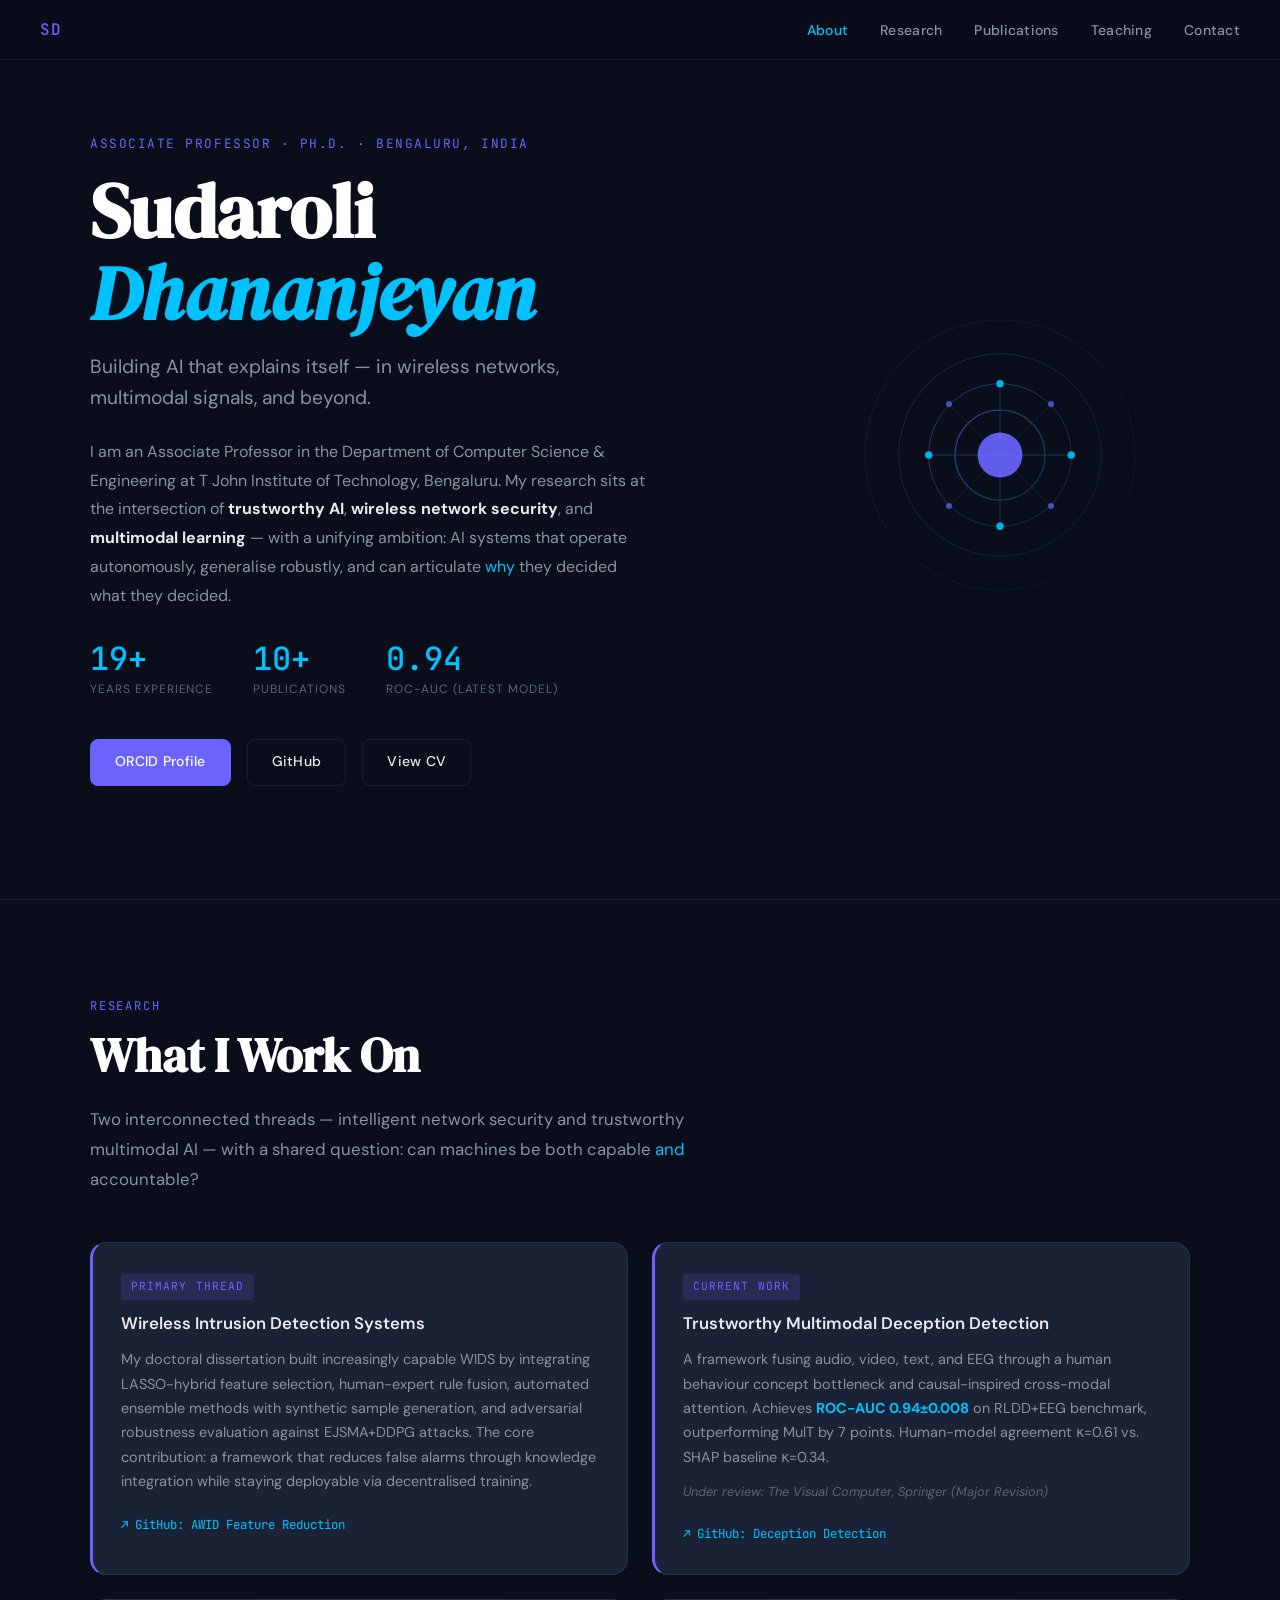
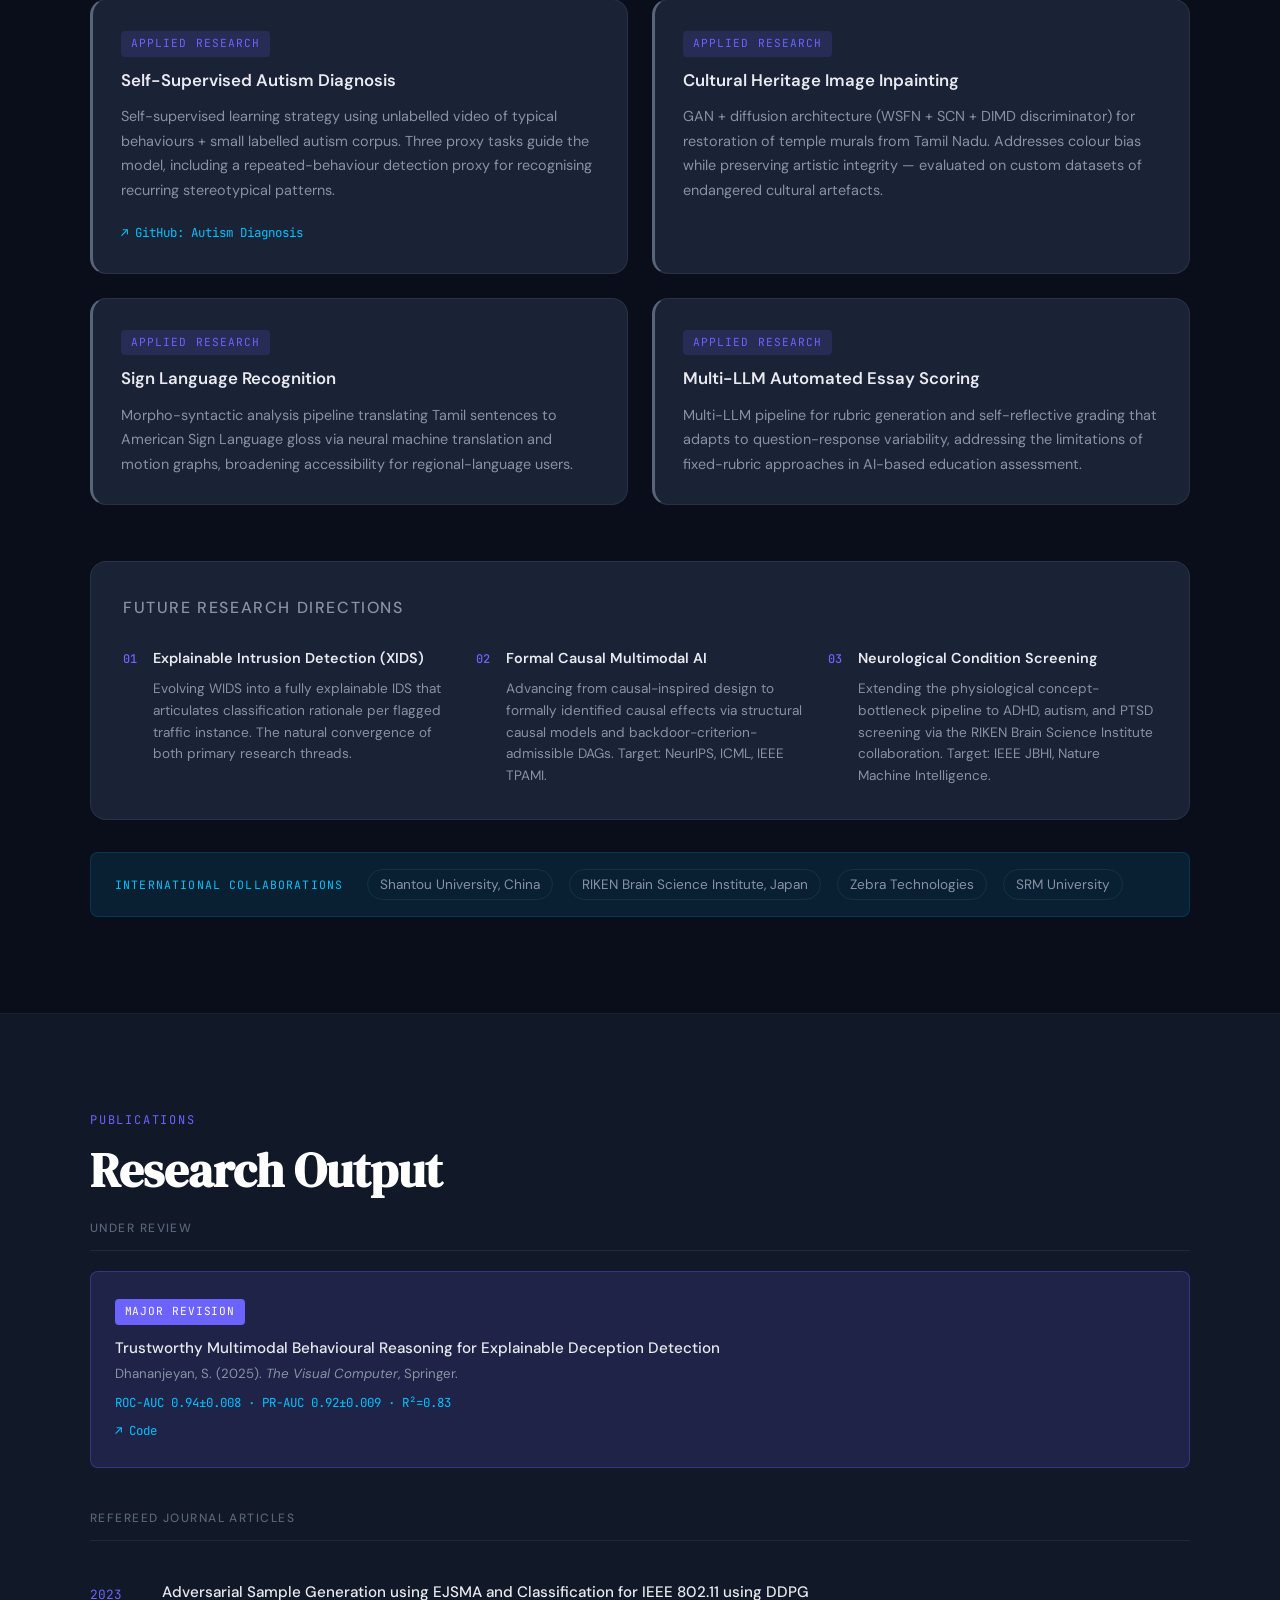
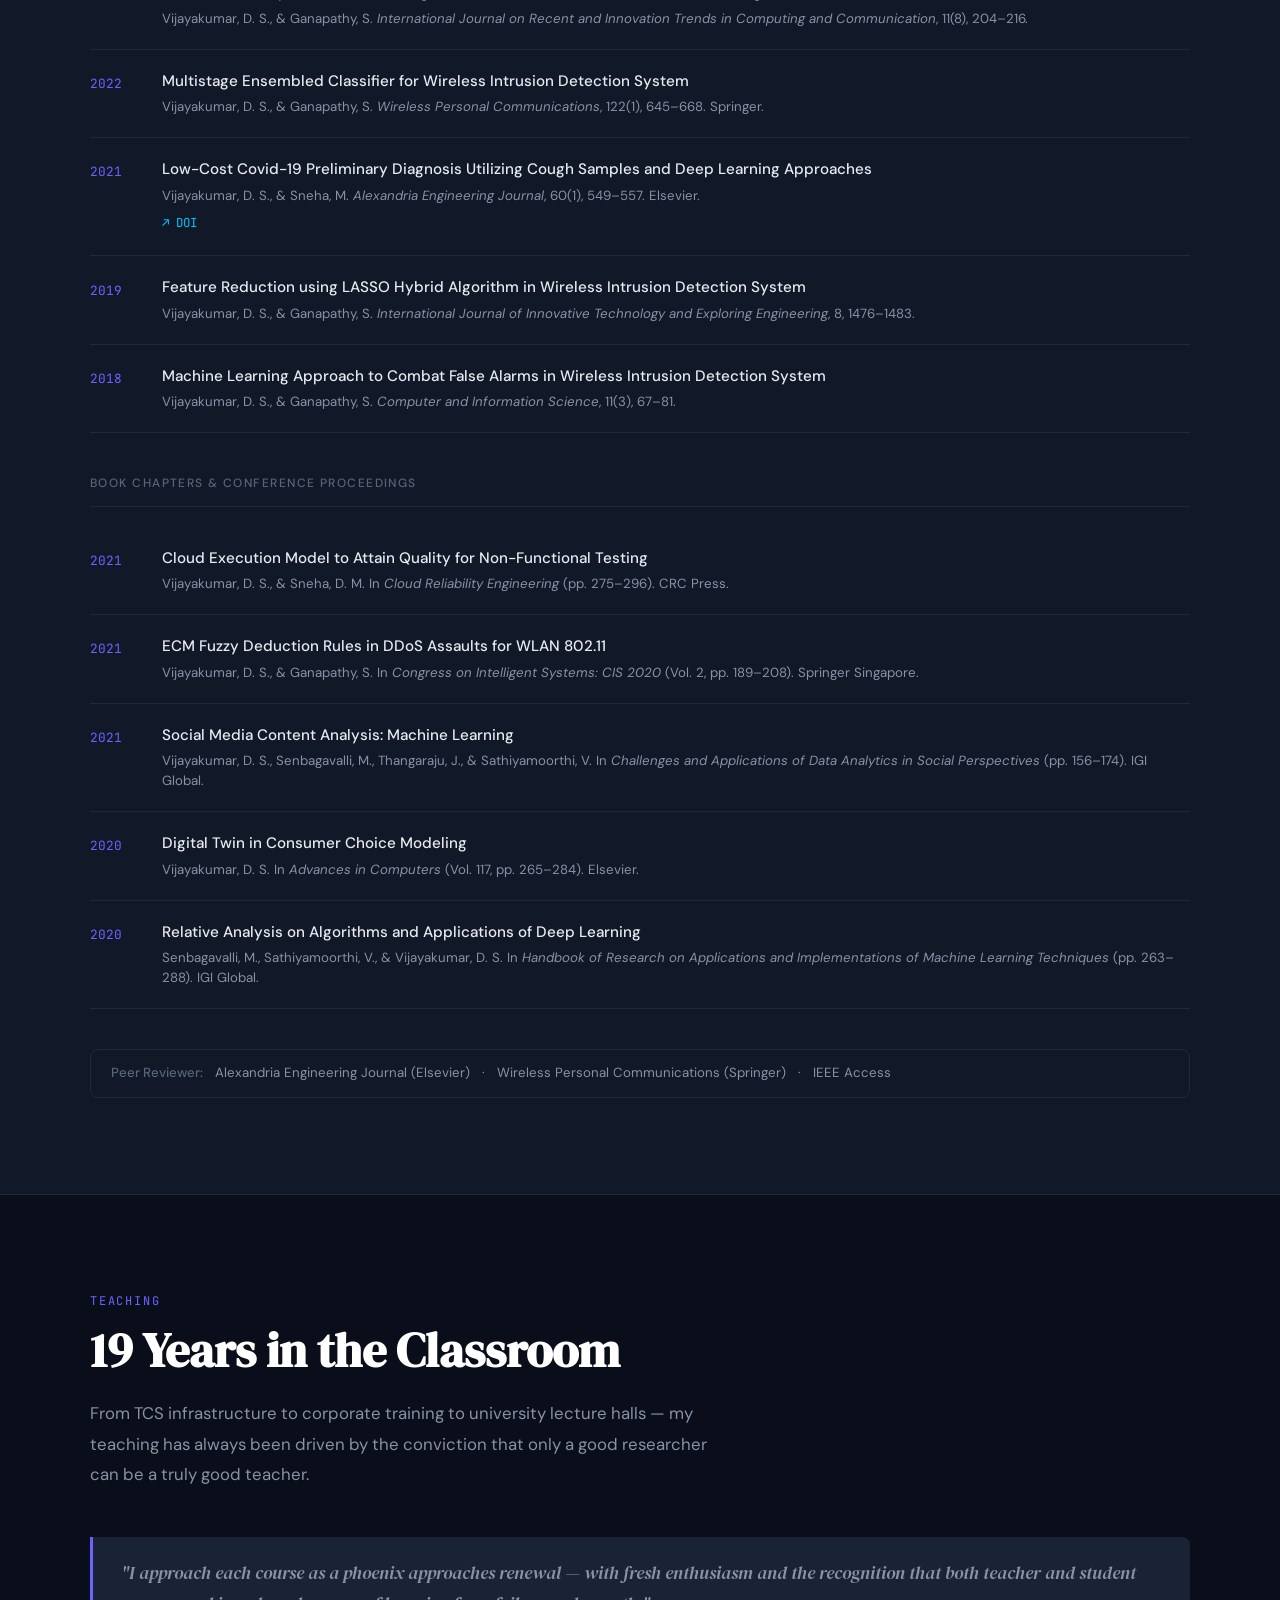
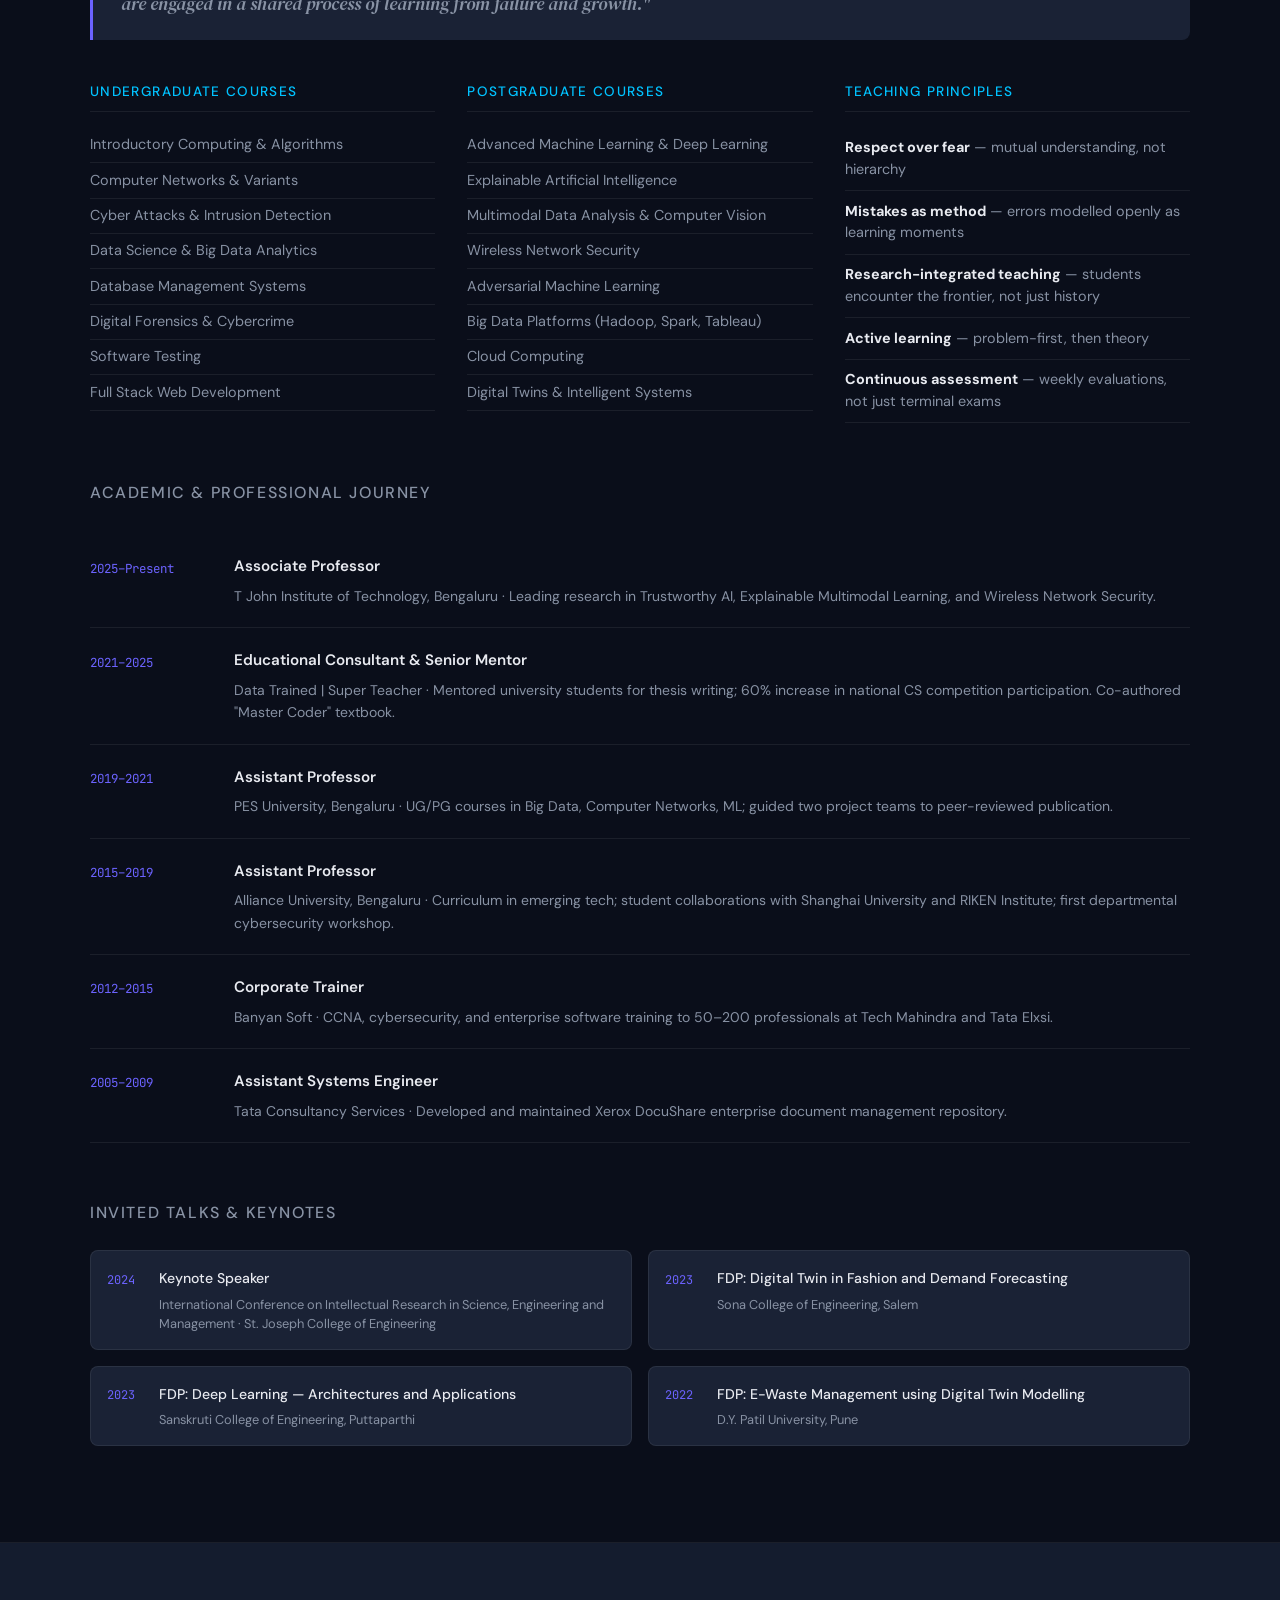
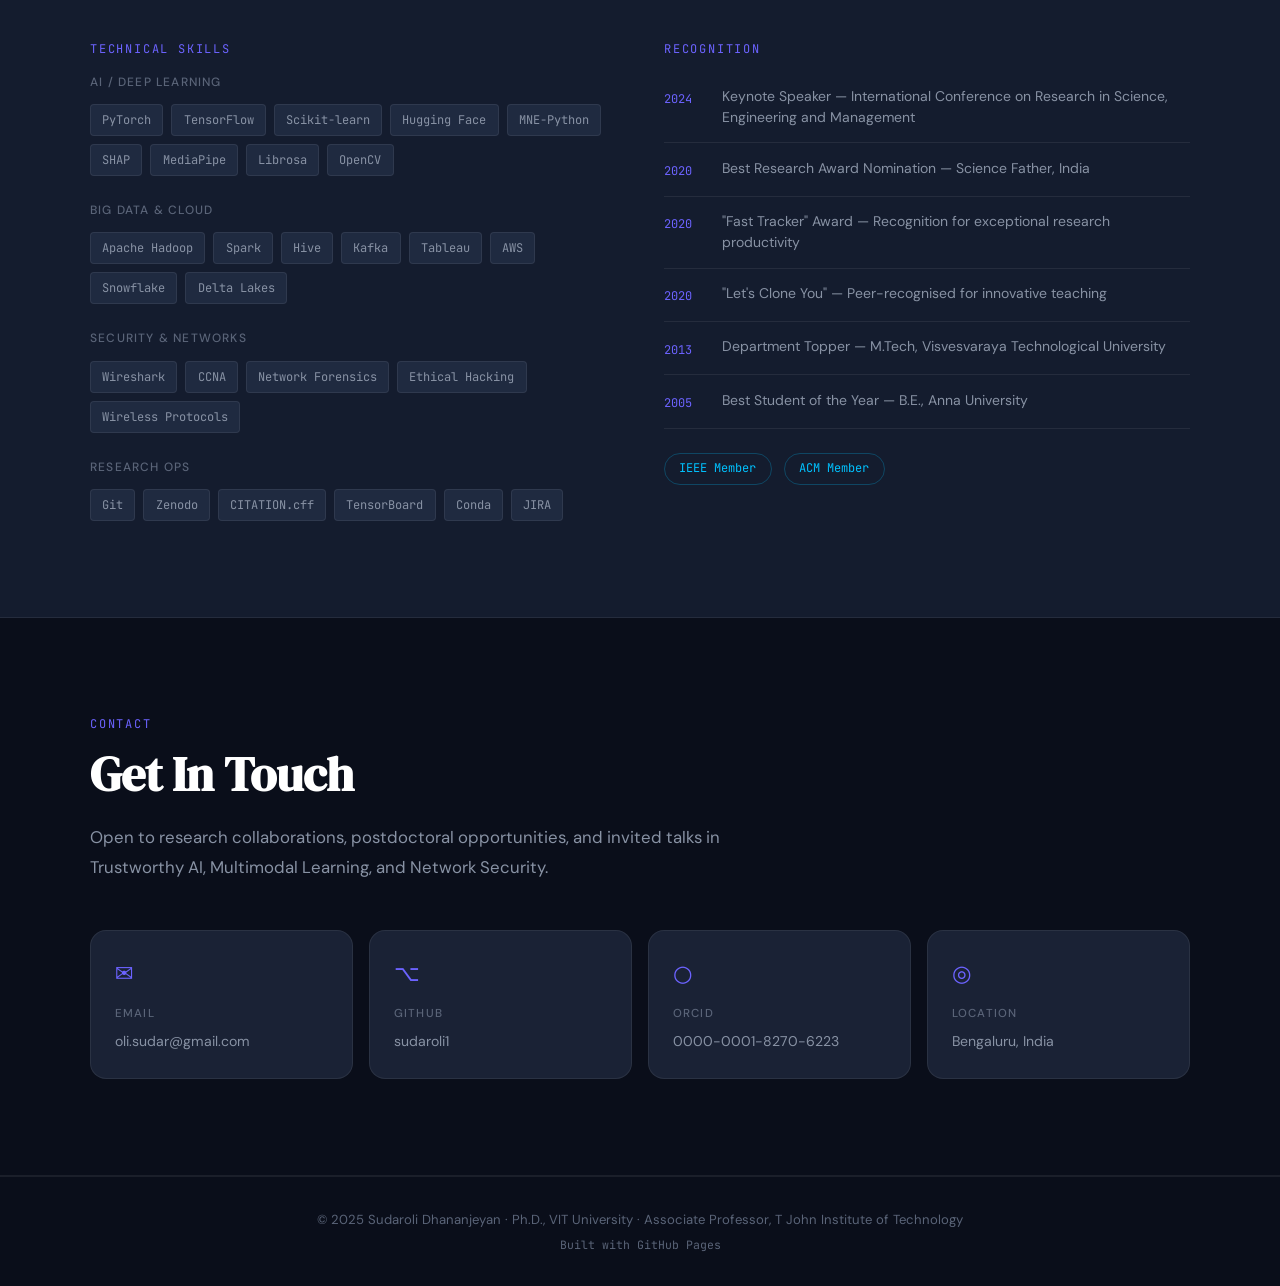
<file: index.html>
<!DOCTYPE html>
<html lang="en">
<head>
  <meta charset="UTF-8" />
  <meta name="viewport" content="width=device-width, initial-scale=1.0" />
  <title>Dr. Sudaroli Dhananjeyan — AI Researcher & Educator</title>
  <link rel="stylesheet" href="style.css" />
  <link href="https://fonts.googleapis.com/css2?family=DM+Serif+Display:ital@0;1&family=DM+Sans:wght@300;400;500;600&family=JetBrains+Mono:wght@400;500&display=swap" rel="stylesheet" />
</head>
<body>

  <!-- NAV -->
  <nav class="nav">
    <span class="nav-name">SD</span>
    <ul class="nav-links">
      <li><a href="#about">About</a></li>
      <li><a href="#research">Research</a></li>
      <li><a href="#publications">Publications</a></li>
      <li><a href="#teaching">Teaching</a></li>
      <li><a href="#contact">Contact</a></li>
    </ul>
  </nav>

  <!-- HERO -->
  <header class="hero" id="about">
    <div class="hero-grid">
      <div class="hero-text">
        <p class="eyebrow">Associate Professor · Ph.D. · Bengaluru, India</p>
        <h1 class="hero-name">Sudaroli<br/><em>Dhananjeyan</em></h1>
        <p class="hero-tagline">Building AI that explains itself — in wireless networks, multimodal signals, and beyond.</p>
        <p class="hero-bio">
          I am an Associate Professor in the Department of Computer Science &amp; Engineering at T John Institute of Technology, Bengaluru. My research sits at the intersection of <strong>trustworthy AI</strong>, <strong>wireless network security</strong>, and <strong>multimodal learning</strong> — with a unifying ambition: AI systems that operate autonomously, generalise robustly, and can articulate <em>why</em> they decided what they decided.
        </p>
        <div class="hero-stats">
          <div class="stat">
            <span class="stat-num">19+</span>
            <span class="stat-label">Years Experience</span>
          </div>
          <div class="stat">
            <span class="stat-num">10+</span>
            <span class="stat-label">Publications</span>
          </div>
          <div class="stat">
            <span class="stat-num">0.94</span>
            <span class="stat-label">ROC-AUC (latest model)</span>
          </div>
        </div>
        <div class="hero-links">
          <a href="https://orcid.org/0000-0001-8270-6223" target="_blank" class="btn btn-primary">ORCID Profile</a>
          <a href="https://github.com/sudaroli1" target="_blank" class="btn btn-ghost">GitHub</a>
          <a href="cv.html" class="btn btn-ghost">View CV</a>
        </div>
      </div>
      <div class="hero-visual">
        <div class="signal-art" aria-hidden="true">
          <svg viewBox="0 0 400 400" xmlns="http://www.w3.org/2000/svg">
            <!-- Concentric arcs suggesting wireless signals / neural network -->
            <defs>
              <linearGradient id="arcGrad" x1="0%" y1="0%" x2="100%" y2="100%">
                <stop offset="0%" style="stop-color:#6C63FF;stop-opacity:0.8"/>
                <stop offset="100%" style="stop-color:#00C2FF;stop-opacity:0.3"/>
              </linearGradient>
            </defs>
            <circle cx="200" cy="200" r="30" fill="#6C63FF" opacity="0.9"/>
            <circle cx="200" cy="200" r="60" fill="none" stroke="url(#arcGrad)" stroke-width="1.5" opacity="0.7"/>
            <circle cx="200" cy="200" r="95" fill="none" stroke="url(#arcGrad)" stroke-width="1.2" opacity="0.55"/>
            <circle cx="200" cy="200" r="135" fill="none" stroke="url(#arcGrad)" stroke-width="1" opacity="0.4"/>
            <circle cx="200" cy="200" r="180" fill="none" stroke="url(#arcGrad)" stroke-width="0.8" opacity="0.25"/>
            <!-- Node dots -->
            <circle cx="295" cy="200" r="5" fill="#00C2FF" opacity="0.9"/>
            <circle cx="105" cy="200" r="5" fill="#00C2FF" opacity="0.9"/>
            <circle cx="200" cy="295" r="5" fill="#00C2FF" opacity="0.9"/>
            <circle cx="200" cy="105" r="5" fill="#00C2FF" opacity="0.9"/>
            <circle cx="268" cy="132" r="4" fill="#6C63FF" opacity="0.7"/>
            <circle cx="132" cy="268" r="4" fill="#6C63FF" opacity="0.7"/>
            <circle cx="268" cy="268" r="4" fill="#6C63FF" opacity="0.7"/>
            <circle cx="132" cy="132" r="4" fill="#6C63FF" opacity="0.7"/>
            <!-- Connecting lines -->
            <line x1="200" y1="200" x2="295" y2="200" stroke="#00C2FF" stroke-width="0.8" opacity="0.4"/>
            <line x1="200" y1="200" x2="105" y2="200" stroke="#00C2FF" stroke-width="0.8" opacity="0.4"/>
            <line x1="200" y1="200" x2="200" y2="295" stroke="#00C2FF" stroke-width="0.8" opacity="0.4"/>
            <line x1="200" y1="200" x2="200" y2="105" stroke="#00C2FF" stroke-width="0.8" opacity="0.4"/>
            <line x1="200" y1="200" x2="268" y2="132" stroke="#6C63FF" stroke-width="0.6" opacity="0.35"/>
            <line x1="200" y1="200" x2="132" y2="268" stroke="#6C63FF" stroke-width="0.6" opacity="0.35"/>
            <line x1="200" y1="200" x2="268" y2="268" stroke="#6C63FF" stroke-width="0.6" opacity="0.35"/>
            <line x1="200" y1="200" x2="132" y2="132" stroke="#6C63FF" stroke-width="0.6" opacity="0.35"/>
          </svg>
        </div>
      </div>
    </div>
  </header>

  <!-- RESEARCH INTERESTS -->
  <section class="section" id="research">
    <div class="container">
      <p class="section-eyebrow">Research</p>
      <h2 class="section-title">What I Work On</h2>
      <p class="section-intro">Two interconnected threads — intelligent network security and trustworthy multimodal AI — with a shared question: can machines be both capable <em>and</em> accountable?</p>

      <div class="research-grid">
        <div class="research-card primary">
          <span class="card-tag">Primary Thread</span>
          <h3>Wireless Intrusion Detection Systems</h3>
          <p>My doctoral dissertation built increasingly capable WIDS by integrating LASSO-hybrid feature selection, human-expert rule fusion, automated ensemble methods with synthetic sample generation, and adversarial robustness evaluation against EJSMA+DDPG attacks. The core contribution: a framework that reduces false alarms through knowledge integration while staying deployable via decentralised training.</p>
          <div class="card-links">
            <a href="https://github.com/sudaroli1/Feature-Reduction-AWID-" target="_blank" class="code-link">↗ GitHub: AWID Feature Reduction</a>
          </div>
        </div>

        <div class="research-card primary">
          <span class="card-tag">Current Work</span>
          <h3>Trustworthy Multimodal Deception Detection</h3>
          <p>A framework fusing audio, video, text, and EEG through a human behaviour concept bottleneck and causal-inspired cross-modal attention. Achieves <strong>ROC-AUC 0.94±0.008</strong> on RLDD+EEG benchmark, outperforming MulT by 7 points. Human-model agreement κ=0.61 vs. SHAP baseline κ=0.34.</p>
          <p class="under-review">Under review: <em>The Visual Computer</em>, Springer (Major Revision)</p>
          <div class="card-links">
            <a href="https://github.com/sudaroli1/Deception-Detection" target="_blank" class="code-link">↗ GitHub: Deception Detection</a>
          </div>
        </div>

        <div class="research-card secondary">
          <span class="card-tag">Applied Research</span>
          <h3>Self-Supervised Autism Diagnosis</h3>
          <p>Self-supervised learning strategy using unlabelled video of typical behaviours + small labelled autism corpus. Three proxy tasks guide the model, including a repeated-behaviour detection proxy for recognising recurring stereotypical patterns.</p>
          <div class="card-links">
            <a href="https://github.com/sudaroli1/Autism-Diagnosis" target="_blank" class="code-link">↗ GitHub: Autism Diagnosis</a>
          </div>
        </div>

        <div class="research-card secondary">
          <span class="card-tag">Applied Research</span>
          <h3>Cultural Heritage Image Inpainting</h3>
          <p>GAN + diffusion architecture (WSFN + SCN + DIMD discriminator) for restoration of temple murals from Tamil Nadu. Addresses colour bias while preserving artistic integrity — evaluated on custom datasets of endangered cultural artefacts.</p>
        </div>

        <div class="research-card secondary">
          <span class="card-tag">Applied Research</span>
          <h3>Sign Language Recognition</h3>
          <p>Morpho-syntactic analysis pipeline translating Tamil sentences to American Sign Language gloss via neural machine translation and motion graphs, broadening accessibility for regional-language users.</p>
        </div>

        <div class="research-card secondary">
          <span class="card-tag">Applied Research</span>
          <h3>Multi-LLM Automated Essay Scoring</h3>
          <p>Multi-LLM pipeline for rubric generation and self-reflective grading that adapts to question-response variability, addressing the limitations of fixed-rubric approaches in AI-based education assessment.</p>
        </div>
      </div>

      <!-- Future Research -->
      <div class="future-research">
        <h3>Future Research Directions</h3>
        <div class="future-grid">
          <div class="future-item">
            <span class="future-num">01</span>
            <div>
              <h4>Explainable Intrusion Detection (XIDS)</h4>
              <p>Evolving WIDS into a fully explainable IDS that articulates classification rationale per flagged traffic instance. The natural convergence of both primary research threads.</p>
            </div>
          </div>
          <div class="future-item">
            <span class="future-num">02</span>
            <div>
              <h4>Formal Causal Multimodal AI</h4>
              <p>Advancing from causal-inspired design to formally identified causal effects via structural causal models and backdoor-criterion-admissible DAGs. Target: NeurIPS, ICML, IEEE TPAMI.</p>
            </div>
          </div>
          <div class="future-item">
            <span class="future-num">03</span>
            <div>
              <h4>Neurological Condition Screening</h4>
              <p>Extending the physiological concept-bottleneck pipeline to ADHD, autism, and PTSD screening via the RIKEN Brain Science Institute collaboration. Target: IEEE JBHI, Nature Machine Intelligence.</p>
            </div>
          </div>
        </div>
      </div>

      <!-- Collaborations -->
      <div class="collab-bar">
        <span class="collab-label">International Collaborations</span>
        <div class="collabs">
          <span>Shantou University, China</span>
          <span>RIKEN Brain Science Institute, Japan</span>
          <span>Zebra Technologies</span>
          <span>SRM University</span>
        </div>
      </div>
    </div>
  </section>

  <!-- PUBLICATIONS -->
  <section class="section section-dark" id="publications">
    <div class="container">
      <p class="section-eyebrow">Publications</p>
      <h2 class="section-title">Research Output</h2>

      <div class="pub-group">
        <h3 class="pub-group-title">Under Review</h3>
        <div class="pub-item featured">
          <div class="pub-badge">Major Revision</div>
          <p class="pub-title">Trustworthy Multimodal Behavioural Reasoning for Explainable Deception Detection</p>
          <p class="pub-meta">Dhananjeyan, S. (2025). <em>The Visual Computer</em>, Springer.</p>
          <p class="pub-note">ROC-AUC 0.94±0.008 · PR-AUC 0.92±0.009 · R²=0.83</p>
          <a href="https://github.com/sudaroli1/Deception-Detection" target="_blank" class="pub-link">↗ Code</a>
        </div>
      </div>

      <div class="pub-group">
        <h3 class="pub-group-title">Refereed Journal Articles</h3>

        <div class="pub-item">
          <p class="pub-year">2023</p>
          <div>
            <p class="pub-title">Adversarial Sample Generation using EJSMA and Classification for IEEE 802.11 using DDPG</p>
            <p class="pub-meta">Vijayakumar, D. S., & Ganapathy, S. <em>International Journal on Recent and Innovation Trends in Computing and Communication</em>, 11(8), 204–216.</p>
          </div>
        </div>

        <div class="pub-item">
          <p class="pub-year">2022</p>
          <div>
            <p class="pub-title">Multistage Ensembled Classifier for Wireless Intrusion Detection System</p>
            <p class="pub-meta">Vijayakumar, D. S., & Ganapathy, S. <em>Wireless Personal Communications</em>, 122(1), 645–668. Springer.</p>
          </div>
        </div>

        <div class="pub-item">
          <p class="pub-year">2021</p>
          <div>
            <p class="pub-title">Low-Cost Covid-19 Preliminary Diagnosis Utilizing Cough Samples and Deep Learning Approaches</p>
            <p class="pub-meta">Vijayakumar, D. S., & Sneha, M. <em>Alexandria Engineering Journal</em>, 60(1), 549–557. Elsevier.</p>
            <a href="https://doi.org/10.1016/j.aej.2020.09.013" target="_blank" class="pub-link">↗ DOI</a>
          </div>
        </div>

        <div class="pub-item">
          <p class="pub-year">2019</p>
          <div>
            <p class="pub-title">Feature Reduction using LASSO Hybrid Algorithm in Wireless Intrusion Detection System</p>
            <p class="pub-meta">Vijayakumar, D. S., & Ganapathy, S. <em>International Journal of Innovative Technology and Exploring Engineering</em>, 8, 1476–1483.</p>
          </div>
        </div>

        <div class="pub-item">
          <p class="pub-year">2018</p>
          <div>
            <p class="pub-title">Machine Learning Approach to Combat False Alarms in Wireless Intrusion Detection System</p>
            <p class="pub-meta">Vijayakumar, D. S., & Ganapathy, S. <em>Computer and Information Science</em>, 11(3), 67–81.</p>
          </div>
        </div>
      </div>

      <div class="pub-group">
        <h3 class="pub-group-title">Book Chapters & Conference Proceedings</h3>

        <div class="pub-item">
          <p class="pub-year">2021</p>
          <div>
            <p class="pub-title">Cloud Execution Model to Attain Quality for Non-Functional Testing</p>
            <p class="pub-meta">Vijayakumar, D. S., & Sneha, D. M. In <em>Cloud Reliability Engineering</em> (pp. 275–296). CRC Press.</p>
          </div>
        </div>

        <div class="pub-item">
          <p class="pub-year">2021</p>
          <div>
            <p class="pub-title">ECM Fuzzy Deduction Rules in DDoS Assaults for WLAN 802.11</p>
            <p class="pub-meta">Vijayakumar, D. S., & Ganapathy, S. In <em>Congress on Intelligent Systems: CIS 2020</em> (Vol. 2, pp. 189–208). Springer Singapore.</p>
          </div>
        </div>

        <div class="pub-item">
          <p class="pub-year">2021</p>
          <div>
            <p class="pub-title">Social Media Content Analysis: Machine Learning</p>
            <p class="pub-meta">Vijayakumar, D. S., Senbagavalli, M., Thangaraju, J., & Sathiyamoorthi, V. In <em>Challenges and Applications of Data Analytics in Social Perspectives</em> (pp. 156–174). IGI Global.</p>
          </div>
        </div>

        <div class="pub-item">
          <p class="pub-year">2020</p>
          <div>
            <p class="pub-title">Digital Twin in Consumer Choice Modeling</p>
            <p class="pub-meta">Vijayakumar, D. S. In <em>Advances in Computers</em> (Vol. 117, pp. 265–284). Elsevier.</p>
          </div>
        </div>

        <div class="pub-item">
          <p class="pub-year">2020</p>
          <div>
            <p class="pub-title">Relative Analysis on Algorithms and Applications of Deep Learning</p>
            <p class="pub-meta">Senbagavalli, M., Sathiyamoorthi, V., & Vijayakumar, D. S. In <em>Handbook of Research on Applications and Implementations of Machine Learning Techniques</em> (pp. 263–288). IGI Global.</p>
          </div>
        </div>
      </div>

      <div class="peer-review-bar">
        <span>Peer Reviewer:</span>
        <span>Alexandria Engineering Journal (Elsevier)</span>
        <span>·</span>
        <span>Wireless Personal Communications (Springer)</span>
        <span>·</span>
        <span>IEEE Access</span>
      </div>
    </div>
  </section>

  <!-- TEACHING -->
  <section class="section" id="teaching">
    <div class="container">
      <p class="section-eyebrow">Teaching</p>
      <h2 class="section-title">19 Years in the Classroom</h2>
      <p class="section-intro">From TCS infrastructure to corporate training to university lecture halls — my teaching has always been driven by the conviction that only a good researcher can be a truly good teacher.</p>

      <div class="teaching-philosophy">
        <blockquote>
          "I approach each course as a phoenix approaches renewal — with fresh enthusiasm and the recognition that both teacher and student are engaged in a shared process of learning from failure and growth."
        </blockquote>
      </div>

      <div class="teaching-grid">
        <div class="teaching-col">
          <h3>Undergraduate Courses</h3>
          <ul class="course-list">
            <li>Introductory Computing &amp; Algorithms</li>
            <li>Computer Networks &amp; Variants</li>
            <li>Cyber Attacks &amp; Intrusion Detection</li>
            <li>Data Science &amp; Big Data Analytics</li>
            <li>Database Management Systems</li>
            <li>Digital Forensics &amp; Cybercrime</li>
            <li>Software Testing</li>
            <li>Full Stack Web Development</li>
          </ul>
        </div>
        <div class="teaching-col">
          <h3>Postgraduate Courses</h3>
          <ul class="course-list">
            <li>Advanced Machine Learning &amp; Deep Learning</li>
            <li>Explainable Artificial Intelligence</li>
            <li>Multimodal Data Analysis &amp; Computer Vision</li>
            <li>Wireless Network Security</li>
            <li>Adversarial Machine Learning</li>
            <li>Big Data Platforms (Hadoop, Spark, Tableau)</li>
            <li>Cloud Computing</li>
            <li>Digital Twins &amp; Intelligent Systems</li>
          </ul>
        </div>
        <div class="teaching-col">
          <h3>Teaching Principles</h3>
          <ul class="course-list principles">
            <li><strong>Respect over fear</strong> — mutual understanding, not hierarchy</li>
            <li><strong>Mistakes as method</strong> — errors modelled openly as learning moments</li>
            <li><strong>Research-integrated teaching</strong> — students encounter the frontier, not just history</li>
            <li><strong>Active learning</strong> — problem-first, then theory</li>
            <li><strong>Continuous assessment</strong> — weekly evaluations, not just terminal exams</li>
          </ul>
        </div>
      </div>

      <!-- Timeline -->
      <div class="experience-section">
        <h3>Academic &amp; Professional Journey</h3>
        <div class="timeline">
          <div class="tl-item">
            <span class="tl-year">2025–Present</span>
            <div class="tl-content">
              <h4>Associate Professor</h4>
              <p>T John Institute of Technology, Bengaluru · Leading research in Trustworthy AI, Explainable Multimodal Learning, and Wireless Network Security.</p>
            </div>
          </div>
          <div class="tl-item">
            <span class="tl-year">2021–2025</span>
            <div class="tl-content">
              <h4>Educational Consultant &amp; Senior Mentor</h4>
              <p>Data Trained | Super Teacher · Mentored university students for thesis writing; 60% increase in national CS competition participation. Co-authored "Master Coder" textbook.</p>
            </div>
          </div>
          <div class="tl-item">
            <span class="tl-year">2019–2021</span>
            <div class="tl-content">
              <h4>Assistant Professor</h4>
              <p>PES University, Bengaluru · UG/PG courses in Big Data, Computer Networks, ML; guided two project teams to peer-reviewed publication.</p>
            </div>
          </div>
          <div class="tl-item">
            <span class="tl-year">2015–2019</span>
            <div class="tl-content">
              <h4>Assistant Professor</h4>
              <p>Alliance University, Bengaluru · Curriculum in emerging tech; student collaborations with Shanghai University and RIKEN Institute; first departmental cybersecurity workshop.</p>
            </div>
          </div>
          <div class="tl-item">
            <span class="tl-year">2012–2015</span>
            <div class="tl-content">
              <h4>Corporate Trainer</h4>
              <p>Banyan Soft · CCNA, cybersecurity, and enterprise software training to 50–200 professionals at Tech Mahindra and Tata Elxsi.</p>
            </div>
          </div>
          <div class="tl-item">
            <span class="tl-year">2005–2009</span>
            <div class="tl-content">
              <h4>Assistant Systems Engineer</h4>
              <p>Tata Consultancy Services · Developed and maintained Xerox DocuShare enterprise document management repository.</p>
            </div>
          </div>
        </div>
      </div>

      <!-- Talks -->
      <div class="talks-section">
        <h3>Invited Talks &amp; Keynotes</h3>
        <div class="talks-grid">
          <div class="talk-item">
            <span class="talk-year">2024</span>
            <div>
              <p class="talk-title">Keynote Speaker</p>
              <p class="talk-venue">International Conference on Intellectual Research in Science, Engineering and Management · St. Joseph College of Engineering</p>
            </div>
          </div>
          <div class="talk-item">
            <span class="talk-year">2023</span>
            <div>
              <p class="talk-title">FDP: Digital Twin in Fashion and Demand Forecasting</p>
              <p class="talk-venue">Sona College of Engineering, Salem</p>
            </div>
          </div>
          <div class="talk-item">
            <span class="talk-year">2023</span>
            <div>
              <p class="talk-title">FDP: Deep Learning — Architectures and Applications</p>
              <p class="talk-venue">Sanskruti College of Engineering, Puttaparthi</p>
            </div>
          </div>
          <div class="talk-item">
            <span class="talk-year">2022</span>
            <div>
              <p class="talk-title">FDP: E-Waste Management using Digital Twin Modelling</p>
              <p class="talk-venue">D.Y. Patil University, Pune</p>
            </div>
          </div>
        </div>
      </div>
    </div>
  </section>

  <!-- SKILLS + AWARDS -->
  <section class="section section-accent" id="skills">
    <div class="container">
      <div class="skills-awards-grid">
        <div>
          <p class="section-eyebrow">Technical Skills</p>
          <div class="skill-groups">
            <div class="skill-group">
              <h4>AI / Deep Learning</h4>
              <div class="skill-tags">
                <span>PyTorch</span><span>TensorFlow</span><span>Scikit-learn</span>
                <span>Hugging Face</span><span>MNE-Python</span><span>SHAP</span>
                <span>MediaPipe</span><span>Librosa</span><span>OpenCV</span>
              </div>
            </div>
            <div class="skill-group">
              <h4>Big Data &amp; Cloud</h4>
              <div class="skill-tags">
                <span>Apache Hadoop</span><span>Spark</span><span>Hive</span>
                <span>Kafka</span><span>Tableau</span><span>AWS</span>
                <span>Snowflake</span><span>Delta Lakes</span>
              </div>
            </div>
            <div class="skill-group">
              <h4>Security &amp; Networks</h4>
              <div class="skill-tags">
                <span>Wireshark</span><span>CCNA</span><span>Network Forensics</span>
                <span>Ethical Hacking</span><span>Wireless Protocols</span>
              </div>
            </div>
            <div class="skill-group">
              <h4>Research Ops</h4>
              <div class="skill-tags">
                <span>Git</span><span>Zenodo</span><span>CITATION.cff</span>
                <span>TensorBoard</span><span>Conda</span><span>JIRA</span>
              </div>
            </div>
          </div>
        </div>
        <div>
          <p class="section-eyebrow">Recognition</p>
          <div class="awards-list">
            <div class="award-item">
              <span class="award-year">2024</span>
              <p>Keynote Speaker — International Conference on Research in Science, Engineering and Management</p>
            </div>
            <div class="award-item">
              <span class="award-year">2020</span>
              <p>Best Research Award Nomination — Science Father, India</p>
            </div>
            <div class="award-item">
              <span class="award-year">2020</span>
              <p>"Fast Tracker" Award — Recognition for exceptional research productivity</p>
            </div>
            <div class="award-item">
              <span class="award-year">2020</span>
              <p>"Let's Clone You" — Peer-recognised for innovative teaching</p>
            </div>
            <div class="award-item">
              <span class="award-year">2013</span>
              <p>Department Topper — M.Tech, Visvesvaraya Technological University</p>
            </div>
            <div class="award-item">
              <span class="award-year">2005</span>
              <p>Best Student of the Year — B.E., Anna University</p>
            </div>
          </div>
          <div class="memberships">
            <span>IEEE Member</span>
            <span>ACM Member</span>
          </div>
        </div>
      </div>
    </div>
  </section>

  <!-- CONTACT -->
  <section class="section" id="contact">
    <div class="container">
      <p class="section-eyebrow">Contact</p>
      <h2 class="section-title">Get In Touch</h2>
      <p class="section-intro">Open to research collaborations, postdoctoral opportunities, and invited talks in Trustworthy AI, Multimodal Learning, and Network Security.</p>
      <div class="contact-grid">
        <a href="mailto:oli.sudar@gmail.com" class="contact-card">
          <span class="contact-icon">✉</span>
          <span class="contact-label">Email</span>
          <span class="contact-value">oli.sudar@gmail.com</span>
        </a>
        <a href="https://github.com/sudaroli1" target="_blank" class="contact-card">
          <span class="contact-icon">⌥</span>
          <span class="contact-label">GitHub</span>
          <span class="contact-value">sudaroli1</span>
        </a>
        <a href="https://orcid.org/0000-0001-8270-6223" target="_blank" class="contact-card">
          <span class="contact-icon">○</span>
          <span class="contact-label">ORCID</span>
          <span class="contact-value">0000-0001-8270-6223</span>
        </a>
        <div class="contact-card">
          <span class="contact-icon">◎</span>
          <span class="contact-label">Location</span>
          <span class="contact-value">Bengaluru, India</span>
        </div>
      </div>
    </div>
  </section>

  <footer class="footer">
    <p>© 2025 Sudaroli Dhananjeyan · Ph.D., VIT University · Associate Professor, T John Institute of Technology</p>
    <p class="footer-sub">Built with GitHub Pages</p>
  </footer>

  <script src="script.js"></script>
</body>
</html>
</file>
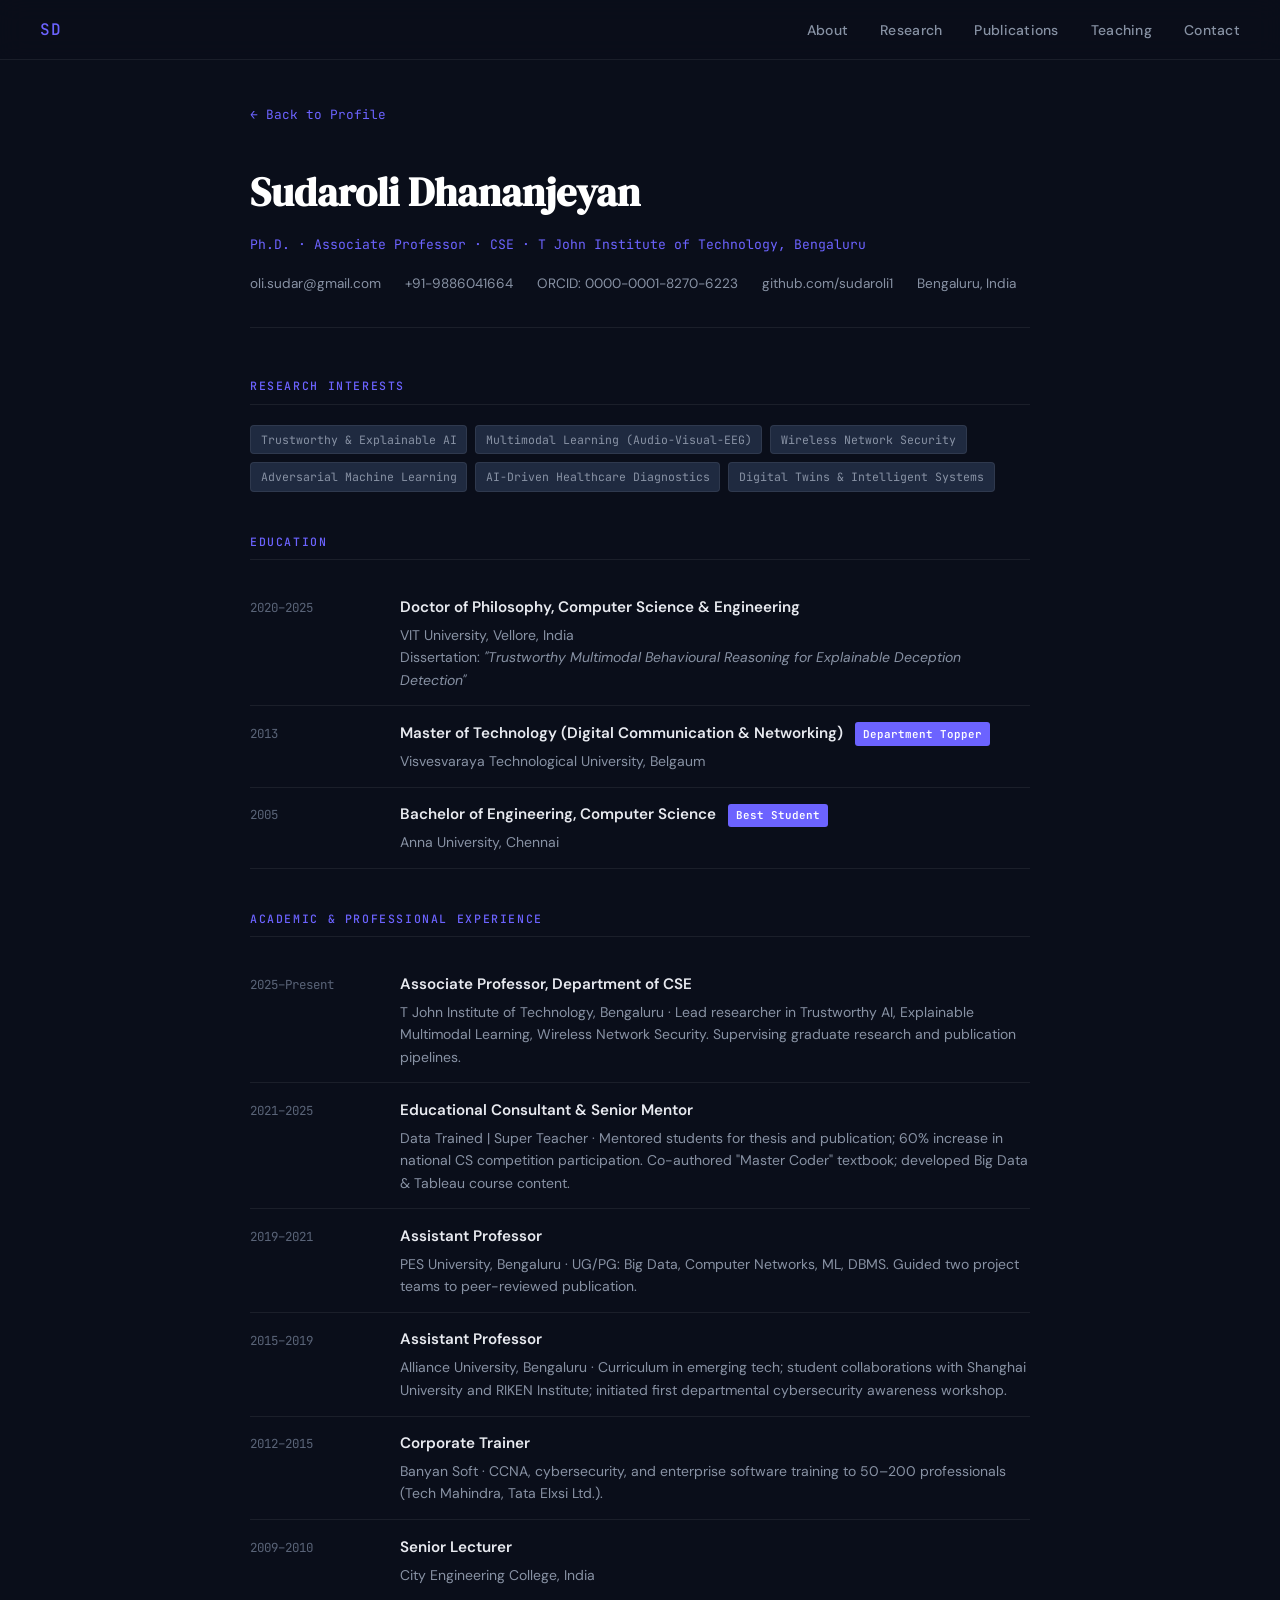
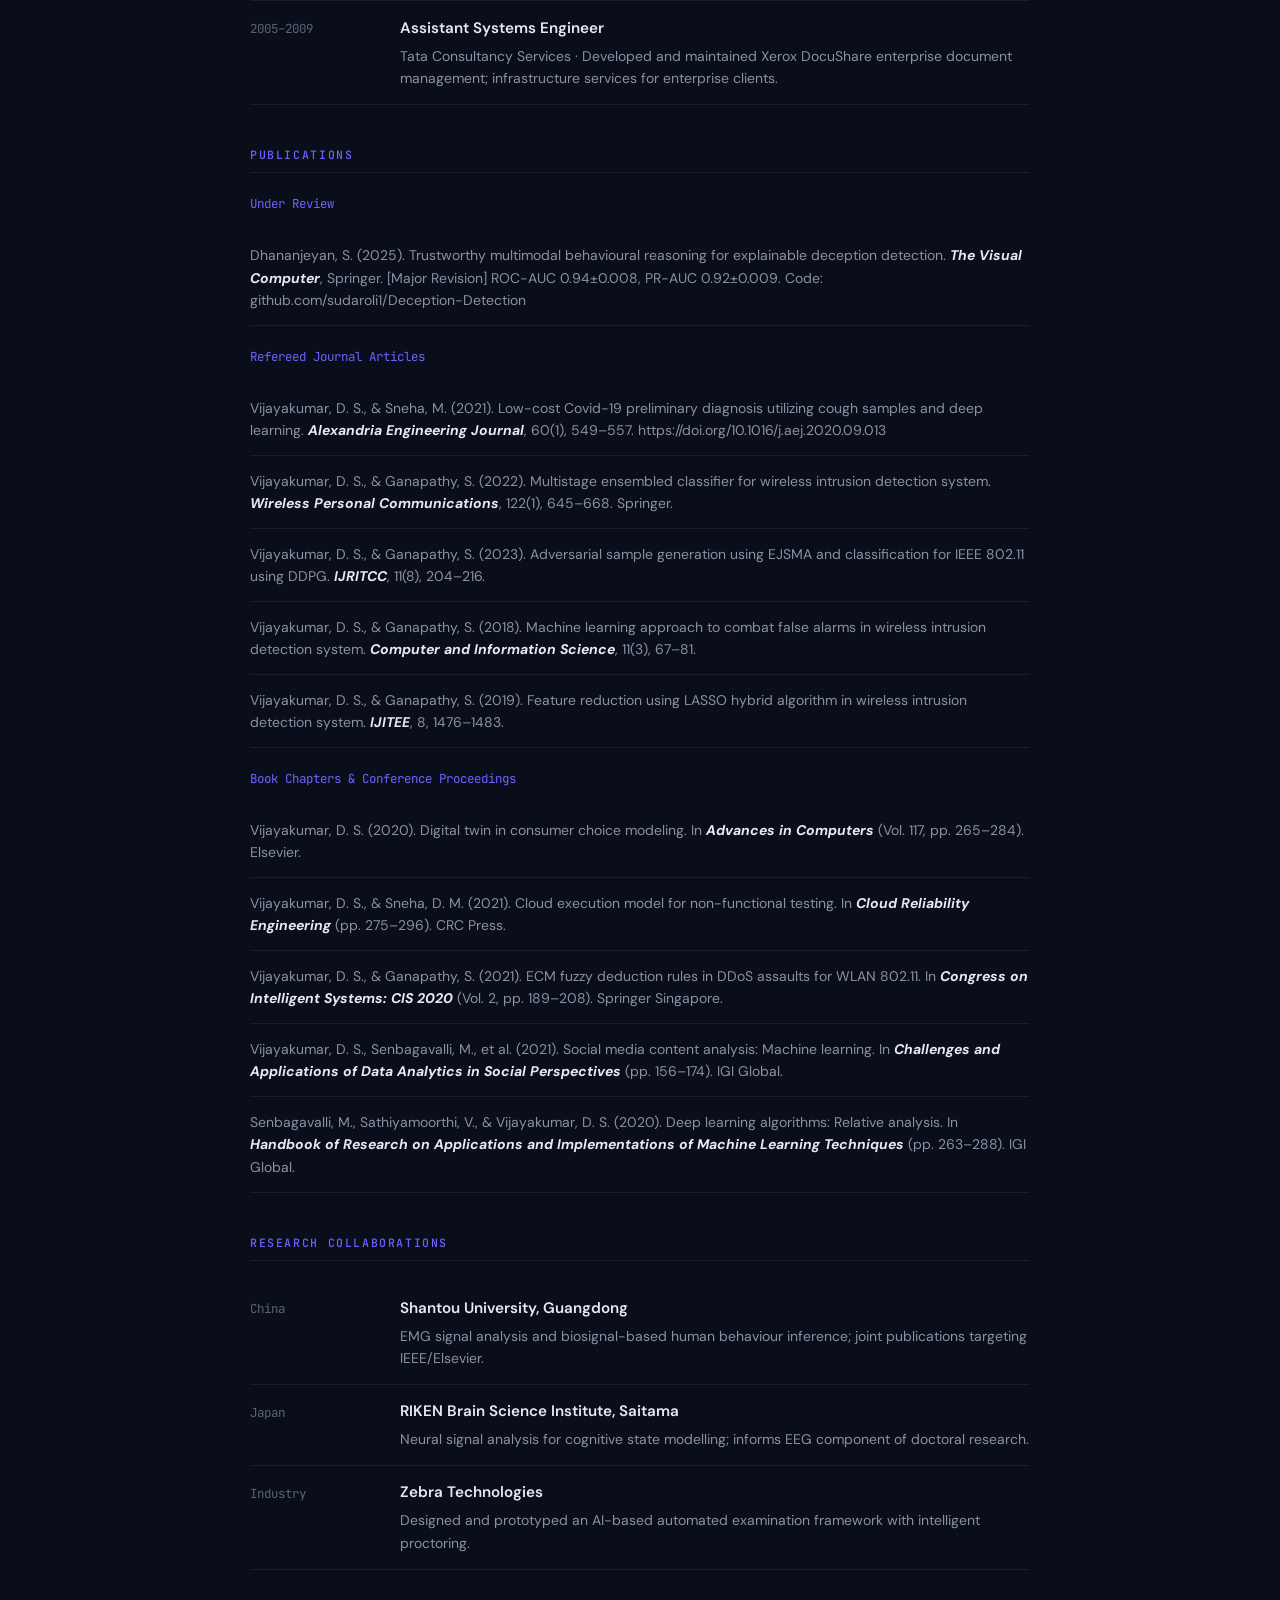
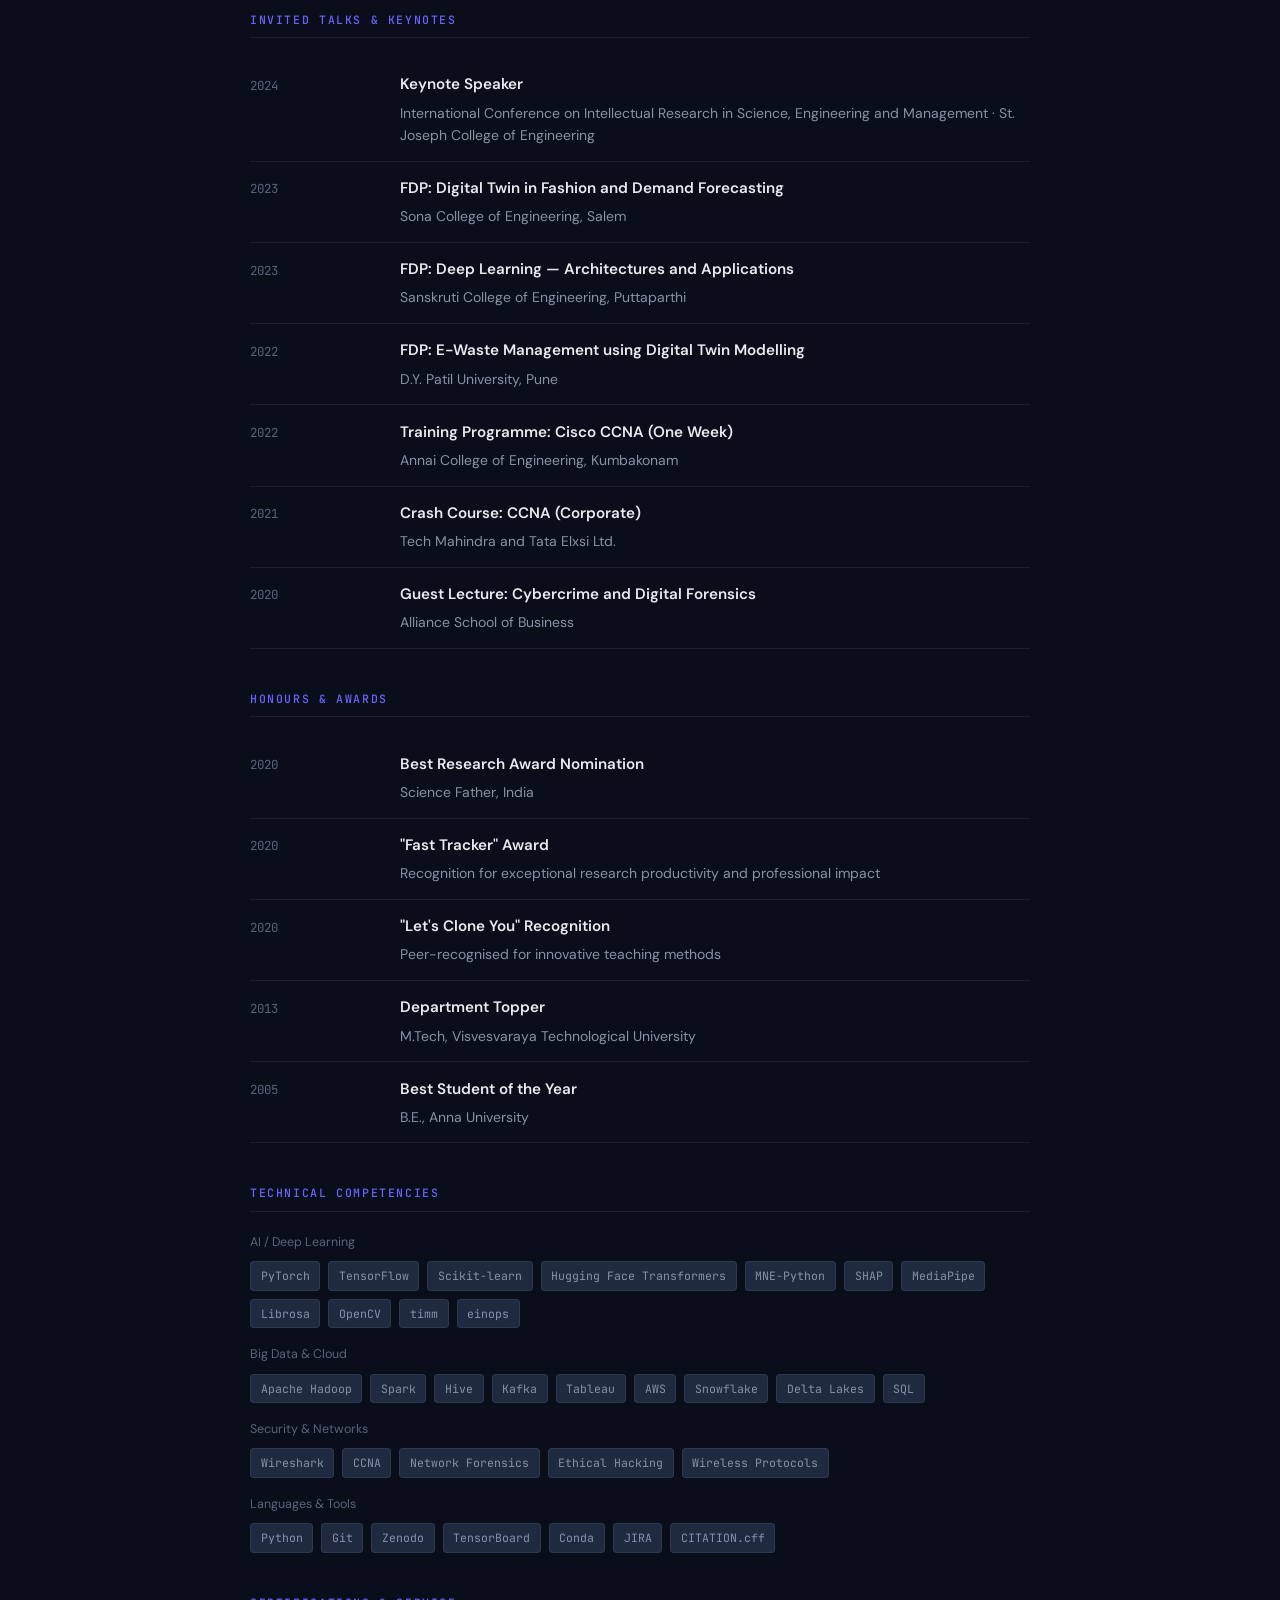
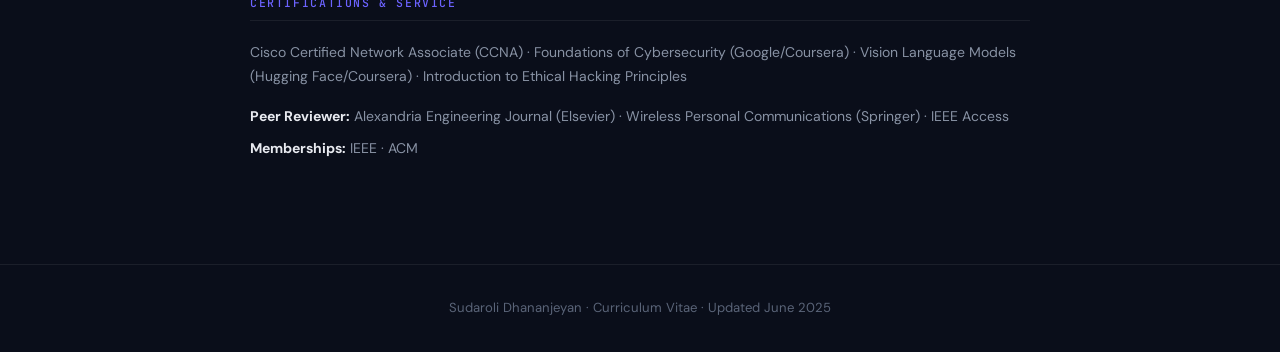
<file: cv.html>
<!DOCTYPE html>
<html lang="en">
<head>
  <meta charset="UTF-8" />
  <meta name="viewport" content="width=device-width, initial-scale=1.0" />
  <title>CV — Dr. Sudaroli Dhananjeyan</title>
  <link rel="stylesheet" href="style.css" />
  <link href="https://fonts.googleapis.com/css2?family=DM+Serif+Display:ital@0;1&family=DM+Sans:wght@300;400;500;600&family=JetBrains+Mono:wght@400;500&display=swap" rel="stylesheet" />
  <style>
    .cv-page { max-width: 860px; margin: 0 auto; padding: 100px 2.5rem 4rem; }
    .cv-header { margin-bottom: 3rem; border-bottom: 1px solid var(--border); padding-bottom: 2rem; }
    .cv-header h1 { font-family: var(--font-display); font-size: 2.5rem; color: #fff; margin-bottom: 0.5rem; }
    .cv-header .meta { font-family: var(--font-mono); font-size: 0.82rem; color: var(--violet); margin-bottom: 1rem; }
    .cv-contact { display: flex; gap: 1.5rem; flex-wrap: wrap; }
    .cv-contact a, .cv-contact span { font-size: 0.85rem; color: var(--text-muted); }
    .cv-section { margin-bottom: 2.5rem; }
    .cv-section-title { font-size: 0.72rem; text-transform: uppercase; letter-spacing: 0.14em; color: var(--violet); font-weight: 500; padding-bottom: 0.5rem; border-bottom: 1px solid var(--border); margin-bottom: 1.25rem; font-family: var(--font-mono); }
    .cv-entry { display: grid; grid-template-columns: 130px 1fr; gap: 1.25rem; padding: 0.9rem 0; border-bottom: 1px solid var(--border); }
    .cv-entry-year { font-family: var(--font-mono); font-size: 0.78rem; color: var(--text-dim); padding-top: 0.15rem; }
    .cv-entry h4 { font-size: 0.95rem; color: var(--text); font-weight: 600; margin-bottom: 0.2rem; }
    .cv-entry p { font-size: 0.875rem; color: var(--text-muted); line-height: 1.6; }
    .cv-pub { padding: 0.85rem 0; border-bottom: 1px solid var(--border); }
    .cv-pub p { font-size: 0.875rem; color: var(--text-muted); line-height: 1.6; }
    .cv-pub strong { color: var(--text); }
    .cv-tags { display: flex; flex-wrap: wrap; gap: 0.5rem; margin-top: 0.5rem; }
    .cv-tags span { font-family: var(--font-mono); font-size: 0.72rem; background: var(--surface-2); color: var(--text-muted); padding: 0.25rem 0.6rem; border-radius: 4px; border: 1px solid var(--border); }
    .back-link { display: inline-block; margin-bottom: 2rem; font-family: var(--font-mono); font-size: 0.8rem; color: var(--violet); }
    .cv-badge { display: inline-block; font-family: var(--font-mono); font-size: 0.68rem; background: var(--violet); color: #fff; padding: 0.15rem 0.5rem; border-radius: 3px; margin-left: 0.5rem; vertical-align: middle; }
  </style>
</head>
<body>
  <nav class="nav">
    <span class="nav-name">SD</span>
    <ul class="nav-links">
      <li><a href="index.html#about">About</a></li>
      <li><a href="index.html#research">Research</a></li>
      <li><a href="index.html#publications">Publications</a></li>
      <li><a href="index.html#teaching">Teaching</a></li>
      <li><a href="index.html#contact">Contact</a></li>
    </ul>
  </nav>

  <div class="cv-page">
    <a href="index.html" class="back-link">← Back to Profile</a>

    <div class="cv-header">
      <h1>Sudaroli Dhananjeyan</h1>
      <p class="meta">Ph.D. · Associate Professor · CSE · T John Institute of Technology, Bengaluru</p>
      <div class="cv-contact">
        <a href="mailto:oli.sudar@gmail.com">oli.sudar@gmail.com</a>
        <span>+91-9886041664</span>
        <a href="https://orcid.org/0000-0001-8270-6223" target="_blank">ORCID: 0000-0001-8270-6223</a>
        <a href="https://github.com/sudaroli1" target="_blank">github.com/sudaroli1</a>
        <span>Bengaluru, India</span>
      </div>
    </div>

    <!-- Research Interests -->
    <div class="cv-section">
      <h2 class="cv-section-title">Research Interests</h2>
      <div class="cv-tags">
        <span>Trustworthy & Explainable AI</span>
        <span>Multimodal Learning (Audio-Visual-EEG)</span>
        <span>Wireless Network Security</span>
        <span>Adversarial Machine Learning</span>
        <span>AI-Driven Healthcare Diagnostics</span>
        <span>Digital Twins & Intelligent Systems</span>
      </div>
    </div>

    <!-- Education -->
    <div class="cv-section">
      <h2 class="cv-section-title">Education</h2>
      <div class="cv-entry">
        <span class="cv-entry-year">2020–2025</span>
        <div>
          <h4>Doctor of Philosophy, Computer Science & Engineering</h4>
          <p>VIT University, Vellore, India<br/>Dissertation: <em>"Trustworthy Multimodal Behavioural Reasoning for Explainable Deception Detection"</em></p>
        </div>
      </div>
      <div class="cv-entry">
        <span class="cv-entry-year">2013</span>
        <div>
          <h4>Master of Technology (Digital Communication & Networking) <span class="cv-badge">Department Topper</span></h4>
          <p>Visvesvaraya Technological University, Belgaum</p>
        </div>
      </div>
      <div class="cv-entry">
        <span class="cv-entry-year">2005</span>
        <div>
          <h4>Bachelor of Engineering, Computer Science <span class="cv-badge">Best Student</span></h4>
          <p>Anna University, Chennai</p>
        </div>
      </div>
    </div>

    <!-- Academic Appointments -->
    <div class="cv-section">
      <h2 class="cv-section-title">Academic & Professional Experience</h2>
      <div class="cv-entry">
        <span class="cv-entry-year">2025–Present</span>
        <div>
          <h4>Associate Professor, Department of CSE</h4>
          <p>T John Institute of Technology, Bengaluru · Lead researcher in Trustworthy AI, Explainable Multimodal Learning, Wireless Network Security. Supervising graduate research and publication pipelines.</p>
        </div>
      </div>
      <div class="cv-entry">
        <span class="cv-entry-year">2021–2025</span>
        <div>
          <h4>Educational Consultant & Senior Mentor</h4>
          <p>Data Trained | Super Teacher · Mentored students for thesis and publication; 60% increase in national CS competition participation. Co-authored "Master Coder" textbook; developed Big Data & Tableau course content.</p>
        </div>
      </div>
      <div class="cv-entry">
        <span class="cv-entry-year">2019–2021</span>
        <div>
          <h4>Assistant Professor</h4>
          <p>PES University, Bengaluru · UG/PG: Big Data, Computer Networks, ML, DBMS. Guided two project teams to peer-reviewed publication.</p>
        </div>
      </div>
      <div class="cv-entry">
        <span class="cv-entry-year">2015–2019</span>
        <div>
          <h4>Assistant Professor</h4>
          <p>Alliance University, Bengaluru · Curriculum in emerging tech; student collaborations with Shanghai University and RIKEN Institute; initiated first departmental cybersecurity awareness workshop.</p>
        </div>
      </div>
      <div class="cv-entry">
        <span class="cv-entry-year">2012–2015</span>
        <div>
          <h4>Corporate Trainer</h4>
          <p>Banyan Soft · CCNA, cybersecurity, and enterprise software training to 50–200 professionals (Tech Mahindra, Tata Elxsi Ltd.).</p>
        </div>
      </div>
      <div class="cv-entry">
        <span class="cv-entry-year">2009–2010</span>
        <div>
          <h4>Senior Lecturer</h4>
          <p>City Engineering College, India</p>
        </div>
      </div>
      <div class="cv-entry">
        <span class="cv-entry-year">2005–2009</span>
        <div>
          <h4>Assistant Systems Engineer</h4>
          <p>Tata Consultancy Services · Developed and maintained Xerox DocuShare enterprise document management; infrastructure services for enterprise clients.</p>
        </div>
      </div>
    </div>

    <!-- Publications -->
    <div class="cv-section">
      <h2 class="cv-section-title">Publications</h2>

      <p style="font-size:0.78rem;color:var(--violet);font-family:var(--font-mono);margin-bottom:1rem;">Under Review</p>
      <div class="cv-pub">
        <p>Dhananjeyan, S. (2025). Trustworthy multimodal behavioural reasoning for explainable deception detection. <strong><em>The Visual Computer</em></strong>, Springer. [Major Revision] ROC-AUC 0.94±0.008, PR-AUC 0.92±0.009. Code: github.com/sudaroli1/Deception-Detection</p>
      </div>

      <p style="font-size:0.78rem;color:var(--violet);font-family:var(--font-mono);margin:1.25rem 0 1rem;">Refereed Journal Articles</p>
      <div class="cv-pub"><p>Vijayakumar, D. S., & Sneha, M. (2021). Low-cost Covid-19 preliminary diagnosis utilizing cough samples and deep learning. <strong><em>Alexandria Engineering Journal</em></strong>, 60(1), 549–557. https://doi.org/10.1016/j.aej.2020.09.013</p></div>
      <div class="cv-pub"><p>Vijayakumar, D. S., & Ganapathy, S. (2022). Multistage ensembled classifier for wireless intrusion detection system. <strong><em>Wireless Personal Communications</em></strong>, 122(1), 645–668. Springer.</p></div>
      <div class="cv-pub"><p>Vijayakumar, D. S., & Ganapathy, S. (2023). Adversarial sample generation using EJSMA and classification for IEEE 802.11 using DDPG. <strong><em>IJRITCC</em></strong>, 11(8), 204–216.</p></div>
      <div class="cv-pub"><p>Vijayakumar, D. S., & Ganapathy, S. (2018). Machine learning approach to combat false alarms in wireless intrusion detection system. <strong><em>Computer and Information Science</em></strong>, 11(3), 67–81.</p></div>
      <div class="cv-pub"><p>Vijayakumar, D. S., & Ganapathy, S. (2019). Feature reduction using LASSO hybrid algorithm in wireless intrusion detection system. <strong><em>IJITEE</em></strong>, 8, 1476–1483.</p></div>

      <p style="font-size:0.78rem;color:var(--violet);font-family:var(--font-mono);margin:1.25rem 0 1rem;">Book Chapters & Conference Proceedings</p>
      <div class="cv-pub"><p>Vijayakumar, D. S. (2020). Digital twin in consumer choice modeling. In <strong><em>Advances in Computers</em></strong> (Vol. 117, pp. 265–284). Elsevier.</p></div>
      <div class="cv-pub"><p>Vijayakumar, D. S., & Sneha, D. M. (2021). Cloud execution model for non-functional testing. In <strong><em>Cloud Reliability Engineering</em></strong> (pp. 275–296). CRC Press.</p></div>
      <div class="cv-pub"><p>Vijayakumar, D. S., & Ganapathy, S. (2021). ECM fuzzy deduction rules in DDoS assaults for WLAN 802.11. In <strong><em>Congress on Intelligent Systems: CIS 2020</em></strong> (Vol. 2, pp. 189–208). Springer Singapore.</p></div>
      <div class="cv-pub"><p>Vijayakumar, D. S., Senbagavalli, M., et al. (2021). Social media content analysis: Machine learning. In <strong><em>Challenges and Applications of Data Analytics in Social Perspectives</em></strong> (pp. 156–174). IGI Global.</p></div>
      <div class="cv-pub"><p>Senbagavalli, M., Sathiyamoorthi, V., & Vijayakumar, D. S. (2020). Deep learning algorithms: Relative analysis. In <strong><em>Handbook of Research on Applications and Implementations of Machine Learning Techniques</em></strong> (pp. 263–288). IGI Global.</p></div>
    </div>

    <!-- Research Collaborations -->
    <div class="cv-section">
      <h2 class="cv-section-title">Research Collaborations</h2>
      <div class="cv-entry">
        <span class="cv-entry-year">China</span>
        <div><h4>Shantou University, Guangdong</h4><p>EMG signal analysis and biosignal-based human behaviour inference; joint publications targeting IEEE/Elsevier.</p></div>
      </div>
      <div class="cv-entry">
        <span class="cv-entry-year">Japan</span>
        <div><h4>RIKEN Brain Science Institute, Saitama</h4><p>Neural signal analysis for cognitive state modelling; informs EEG component of doctoral research.</p></div>
      </div>
      <div class="cv-entry">
        <span class="cv-entry-year">Industry</span>
        <div><h4>Zebra Technologies</h4><p>Designed and prototyped an AI-based automated examination framework with intelligent proctoring.</p></div>
      </div>
    </div>

    <!-- Talks -->
    <div class="cv-section">
      <h2 class="cv-section-title">Invited Talks & Keynotes</h2>
      <div class="cv-entry"><span class="cv-entry-year">2024</span><div><h4>Keynote Speaker</h4><p>International Conference on Intellectual Research in Science, Engineering and Management · St. Joseph College of Engineering</p></div></div>
      <div class="cv-entry"><span class="cv-entry-year">2023</span><div><h4>FDP: Digital Twin in Fashion and Demand Forecasting</h4><p>Sona College of Engineering, Salem</p></div></div>
      <div class="cv-entry"><span class="cv-entry-year">2023</span><div><h4>FDP: Deep Learning — Architectures and Applications</h4><p>Sanskruti College of Engineering, Puttaparthi</p></div></div>
      <div class="cv-entry"><span class="cv-entry-year">2022</span><div><h4>FDP: E-Waste Management using Digital Twin Modelling</h4><p>D.Y. Patil University, Pune</p></div></div>
      <div class="cv-entry"><span class="cv-entry-year">2022</span><div><h4>Training Programme: Cisco CCNA (One Week)</h4><p>Annai College of Engineering, Kumbakonam</p></div></div>
      <div class="cv-entry"><span class="cv-entry-year">2021</span><div><h4>Crash Course: CCNA (Corporate)</h4><p>Tech Mahindra and Tata Elxsi Ltd.</p></div></div>
      <div class="cv-entry"><span class="cv-entry-year">2020</span><div><h4>Guest Lecture: Cybercrime and Digital Forensics</h4><p>Alliance School of Business</p></div></div>
    </div>

    <!-- Awards -->
    <div class="cv-section">
      <h2 class="cv-section-title">Honours & Awards</h2>
      <div class="cv-entry"><span class="cv-entry-year">2020</span><div><h4>Best Research Award Nomination</h4><p>Science Father, India</p></div></div>
      <div class="cv-entry"><span class="cv-entry-year">2020</span><div><h4>"Fast Tracker" Award</h4><p>Recognition for exceptional research productivity and professional impact</p></div></div>
      <div class="cv-entry"><span class="cv-entry-year">2020</span><div><h4>"Let's Clone You" Recognition</h4><p>Peer-recognised for innovative teaching methods</p></div></div>
      <div class="cv-entry"><span class="cv-entry-year">2013</span><div><h4>Department Topper</h4><p>M.Tech, Visvesvaraya Technological University</p></div></div>
      <div class="cv-entry"><span class="cv-entry-year">2005</span><div><h4>Best Student of the Year</h4><p>B.E., Anna University</p></div></div>
    </div>

    <!-- Technical Skills -->
    <div class="cv-section">
      <h2 class="cv-section-title">Technical Competencies</h2>
      <div style="display:flex;flex-direction:column;gap:1rem;">
        <div><p style="font-size:0.78rem;color:var(--text-dim);margin-bottom:0.5rem;">AI / Deep Learning</p><div class="cv-tags"><span>PyTorch</span><span>TensorFlow</span><span>Scikit-learn</span><span>Hugging Face Transformers</span><span>MNE-Python</span><span>SHAP</span><span>MediaPipe</span><span>Librosa</span><span>OpenCV</span><span>timm</span><span>einops</span></div></div>
        <div><p style="font-size:0.78rem;color:var(--text-dim);margin-bottom:0.5rem;">Big Data & Cloud</p><div class="cv-tags"><span>Apache Hadoop</span><span>Spark</span><span>Hive</span><span>Kafka</span><span>Tableau</span><span>AWS</span><span>Snowflake</span><span>Delta Lakes</span><span>SQL</span></div></div>
        <div><p style="font-size:0.78rem;color:var(--text-dim);margin-bottom:0.5rem;">Security & Networks</p><div class="cv-tags"><span>Wireshark</span><span>CCNA</span><span>Network Forensics</span><span>Ethical Hacking</span><span>Wireless Protocols</span></div></div>
        <div><p style="font-size:0.78rem;color:var(--text-dim);margin-bottom:0.5rem;">Languages & Tools</p><div class="cv-tags"><span>Python</span><span>Git</span><span>Zenodo</span><span>TensorBoard</span><span>Conda</span><span>JIRA</span><span>CITATION.cff</span></div></div>
      </div>
    </div>

    <!-- Certifications & Service -->
    <div class="cv-section">
      <h2 class="cv-section-title">Certifications & Service</h2>
      <p style="font-size:0.875rem;color:var(--text-muted);margin-bottom:1rem;">Cisco Certified Network Associate (CCNA) · Foundations of Cybersecurity (Google/Coursera) · Vision Language Models (Hugging Face/Coursera) · Introduction to Ethical Hacking Principles</p>
      <p style="font-size:0.875rem;color:var(--text-muted);"><strong style="color:var(--text);">Peer Reviewer:</strong> Alexandria Engineering Journal (Elsevier) · Wireless Personal Communications (Springer) · IEEE Access</p>
      <p style="font-size:0.875rem;color:var(--text-muted);margin-top:0.5rem;"><strong style="color:var(--text);">Memberships:</strong> IEEE · ACM</p>
    </div>
  </div>

  <footer class="footer">
    <p>Sudaroli Dhananjeyan · Curriculum Vitae · Updated June 2025</p>
  </footer>
</body>
</html>
</file>
<file: style.css>
/* =============================================
   DESIGN TOKENS
   Palette: deep navy background, violet + cyan accent, off-white text
   Display: DM Serif Display (italic for name)
   Body: DM Sans (clean, modern)
   Mono: JetBrains Mono (for metrics/code)
============================================= */

:root {
  --bg: #0A0E1A;
  --bg-2: #111827;
  --bg-accent: #141C2E;
  --surface: #1A2235;
  --surface-2: #1F2A40;
  --violet: #6C63FF;
  --cyan: #00C2FF;
  --violet-muted: rgba(108, 99, 255, 0.15);
  --cyan-muted: rgba(0, 194, 255, 0.1);
  --text: #E8EAF0;
  --text-muted: #8892A4;
  --text-dim: #5A6478;
  --border: rgba(255,255,255,0.07);
  --border-accent: rgba(108, 99, 255, 0.3);
  --radius: 8px;
  --radius-lg: 16px;
  --font-display: 'DM Serif Display', Georgia, serif;
  --font-body: 'DM Sans', system-ui, sans-serif;
  --font-mono: 'JetBrains Mono', 'Courier New', monospace;
}

*, *::before, *::after { box-sizing: border-box; margin: 0; padding: 0; }

html { scroll-behavior: smooth; }

body {
  background: var(--bg);
  color: var(--text);
  font-family: var(--font-body);
  font-size: 16px;
  line-height: 1.7;
  -webkit-font-smoothing: antialiased;
}

a { color: var(--cyan); text-decoration: none; }
a:hover { text-decoration: underline; }

/* =============================================
   NAV
============================================= */
.nav {
  position: fixed;
  top: 0; left: 0; right: 0;
  z-index: 100;
  display: flex;
  justify-content: space-between;
  align-items: center;
  padding: 0 2.5rem;
  height: 60px;
  background: rgba(10, 14, 26, 0.9);
  backdrop-filter: blur(12px);
  border-bottom: 1px solid var(--border);
}

.nav-name {
  font-family: var(--font-mono);
  font-size: 1rem;
  font-weight: 500;
  color: var(--violet);
  letter-spacing: 0.05em;
}

.nav-links {
  list-style: none;
  display: flex;
  gap: 2rem;
}

.nav-links a {
  color: var(--text-muted);
  font-size: 0.875rem;
  font-weight: 500;
  letter-spacing: 0.02em;
  transition: color 0.2s;
}

.nav-links a:hover {
  color: var(--text);
  text-decoration: none;
}

/* =============================================
   HERO
============================================= */
.hero {
  min-height: 100vh;
  padding: 100px 2.5rem 80px;
  display: flex;
  align-items: center;
  border-bottom: 1px solid var(--border);
}

.hero-grid {
  max-width: 1100px;
  margin: 0 auto;
  display: grid;
  grid-template-columns: 1fr 380px;
  gap: 4rem;
  align-items: center;
  width: 100%;
}

.eyebrow {
  font-family: var(--font-mono);
  font-size: 0.8rem;
  color: var(--violet);
  letter-spacing: 0.12em;
  text-transform: uppercase;
  margin-bottom: 1rem;
}

.hero-name {
  font-family: var(--font-display);
  font-size: clamp(3rem, 6vw, 5.5rem);
  line-height: 1.05;
  color: #fff;
  margin-bottom: 1.25rem;
}

.hero-name em {
  color: var(--cyan);
  font-style: italic;
}

.hero-tagline {
  font-size: 1.2rem;
  color: var(--text-muted);
  max-width: 520px;
  margin-bottom: 1.5rem;
  line-height: 1.6;
}

.hero-bio {
  font-size: 1rem;
  color: var(--text-muted);
  max-width: 560px;
  margin-bottom: 2rem;
  line-height: 1.8;
}

.hero-bio strong { color: var(--text); }
.hero-bio em { color: var(--cyan); font-style: normal; }

.hero-stats {
  display: flex;
  gap: 2.5rem;
  margin-bottom: 2.5rem;
}

.stat {
  display: flex;
  flex-direction: column;
}

.stat-num {
  font-family: var(--font-mono);
  font-size: 2rem;
  font-weight: 500;
  color: var(--cyan);
  line-height: 1;
}

.stat-label {
  font-size: 0.75rem;
  color: var(--text-dim);
  text-transform: uppercase;
  letter-spacing: 0.08em;
  margin-top: 0.25rem;
}

.hero-links {
  display: flex;
  gap: 1rem;
  flex-wrap: wrap;
}

.btn {
  display: inline-block;
  padding: 0.65rem 1.5rem;
  border-radius: var(--radius);
  font-size: 0.875rem;
  font-weight: 500;
  letter-spacing: 0.02em;
  transition: all 0.2s;
  cursor: pointer;
}

.btn-primary {
  background: var(--violet);
  color: #fff;
  border: 1px solid var(--violet);
}

.btn-primary:hover {
  background: #5750e8;
  text-decoration: none;
  transform: translateY(-1px);
}

.btn-ghost {
  background: transparent;
  color: var(--text);
  border: 1px solid var(--border);
}

.btn-ghost:hover {
  border-color: var(--violet);
  color: var(--violet);
  text-decoration: none;
}

.hero-visual {
  display: flex;
  align-items: center;
  justify-content: center;
}

.signal-art svg {
  width: 100%;
  height: auto;
  max-width: 380px;
  animation: pulse 4s ease-in-out infinite;
}

@keyframes pulse {
  0%, 100% { opacity: 1; }
  50% { opacity: 0.7; }
}

/* =============================================
   SECTIONS
============================================= */
.section {
  padding: 6rem 2.5rem;
  border-bottom: 1px solid var(--border);
}

.section-dark {
  background: var(--bg-2);
}

.section-accent {
  background: var(--bg-accent);
}

.container {
  max-width: 1100px;
  margin: 0 auto;
}

.section-eyebrow {
  font-family: var(--font-mono);
  font-size: 0.75rem;
  color: var(--violet);
  letter-spacing: 0.15em;
  text-transform: uppercase;
  margin-bottom: 0.75rem;
}

.section-title {
  font-family: var(--font-display);
  font-size: clamp(2rem, 4vw, 3rem);
  color: #fff;
  line-height: 1.15;
  margin-bottom: 1.25rem;
}

.section-intro {
  font-size: 1.05rem;
  color: var(--text-muted);
  max-width: 640px;
  margin-bottom: 3rem;
  line-height: 1.8;
}

.section-intro em { color: var(--cyan); font-style: normal; }

/* =============================================
   RESEARCH CARDS
============================================= */
.research-grid {
  display: grid;
  grid-template-columns: 1fr 1fr;
  gap: 1.5rem;
  margin-bottom: 3.5rem;
}

.research-card {
  background: var(--surface);
  border: 1px solid var(--border);
  border-radius: var(--radius-lg);
  padding: 1.75rem;
  transition: border-color 0.2s;
}

.research-card:hover {
  border-color: var(--border-accent);
}

.research-card.primary {
  border-left: 3px solid var(--violet);
}

.research-card.secondary {
  border-left: 3px solid var(--text-dim);
}

.card-tag {
  display: inline-block;
  font-family: var(--font-mono);
  font-size: 0.7rem;
  color: var(--violet);
  text-transform: uppercase;
  letter-spacing: 0.1em;
  margin-bottom: 0.75rem;
  background: var(--violet-muted);
  padding: 0.2rem 0.6rem;
  border-radius: 4px;
}

.research-card h3 {
  font-size: 1.05rem;
  font-weight: 600;
  color: var(--text);
  margin-bottom: 0.75rem;
  line-height: 1.4;
}

.research-card p {
  font-size: 0.9rem;
  color: var(--text-muted);
  line-height: 1.7;
  margin-bottom: 0.75rem;
}

.research-card p:last-child { margin-bottom: 0; }

.research-card strong { color: var(--cyan); }

.under-review {
  font-style: italic;
  color: var(--text-dim) !important;
  font-size: 0.8rem !important;
}

.code-link {
  font-family: var(--font-mono);
  font-size: 0.78rem;
  color: var(--cyan);
  display: inline-block;
  margin-top: 0.5rem;
}

/* Future Research */
.future-research {
  background: var(--surface);
  border: 1px solid var(--border);
  border-radius: var(--radius-lg);
  padding: 2rem;
  margin-bottom: 2rem;
}

.future-research h3 {
  font-size: 1rem;
  color: var(--text-muted);
  text-transform: uppercase;
  letter-spacing: 0.1em;
  font-weight: 500;
  margin-bottom: 1.5rem;
}

.future-grid {
  display: grid;
  grid-template-columns: 1fr 1fr 1fr;
  gap: 1.5rem;
}

.future-item {
  display: flex;
  gap: 1rem;
}

.future-num {
  font-family: var(--font-mono);
  font-size: 0.75rem;
  color: var(--violet);
  font-weight: 500;
  margin-top: 0.2rem;
  flex-shrink: 0;
}

.future-item h4 {
  font-size: 0.9rem;
  color: var(--text);
  margin-bottom: 0.5rem;
  font-weight: 600;
}

.future-item p {
  font-size: 0.85rem;
  color: var(--text-muted);
  line-height: 1.6;
}

/* Collaborations */
.collab-bar {
  display: flex;
  align-items: center;
  gap: 1.5rem;
  flex-wrap: wrap;
  padding: 1rem 1.5rem;
  background: var(--cyan-muted);
  border: 1px solid rgba(0, 194, 255, 0.15);
  border-radius: var(--radius);
}

.collab-label {
  font-family: var(--font-mono);
  font-size: 0.72rem;
  color: var(--cyan);
  text-transform: uppercase;
  letter-spacing: 0.1em;
  white-space: nowrap;
}

.collabs {
  display: flex;
  gap: 1rem;
  flex-wrap: wrap;
}

.collabs span {
  font-size: 0.85rem;
  color: var(--text-muted);
  padding: 0.2rem 0.75rem;
  border: 1px solid var(--border);
  border-radius: 20px;
}

/* =============================================
   PUBLICATIONS
============================================= */
.pub-group {
  margin-bottom: 2.5rem;
}

.pub-group-title {
  font-size: 0.75rem;
  text-transform: uppercase;
  letter-spacing: 0.12em;
  color: var(--text-dim);
  font-weight: 500;
  padding-bottom: 0.75rem;
  border-bottom: 1px solid var(--border);
  margin-bottom: 1.25rem;
}

.pub-item {
  display: flex;
  gap: 1.5rem;
  padding: 1.25rem 0;
  border-bottom: 1px solid var(--border);
}

.pub-item.featured {
  background: var(--violet-muted);
  border: 1px solid var(--border-accent);
  border-radius: var(--radius);
  padding: 1.5rem;
  margin-bottom: 1rem;
  display: block;
}

.pub-badge {
  display: inline-block;
  font-family: var(--font-mono);
  font-size: 0.7rem;
  background: var(--violet);
  color: #fff;
  padding: 0.2rem 0.6rem;
  border-radius: 4px;
  margin-bottom: 0.75rem;
  text-transform: uppercase;
  letter-spacing: 0.08em;
}

.pub-year {
  font-family: var(--font-mono);
  font-size: 0.8rem;
  color: var(--violet);
  min-width: 48px;
  padding-top: 0.2rem;
  flex-shrink: 0;
}

.pub-title {
  font-size: 0.95rem;
  color: var(--text);
  font-weight: 500;
  margin-bottom: 0.3rem;
  line-height: 1.5;
}

.pub-meta {
  font-size: 0.83rem;
  color: var(--text-muted);
  line-height: 1.5;
}

.pub-note {
  font-family: var(--font-mono);
  font-size: 0.78rem;
  color: var(--cyan);
  margin-top: 0.5rem;
}

.pub-link {
  font-family: var(--font-mono);
  font-size: 0.78rem;
  color: var(--cyan);
  display: inline-block;
  margin-top: 0.4rem;
}

.peer-review-bar {
  display: flex;
  align-items: center;
  gap: 0.75rem;
  margin-top: 2.5rem;
  padding: 0.75rem 1.25rem;
  border: 1px solid var(--border);
  border-radius: var(--radius);
  font-size: 0.83rem;
  color: var(--text-muted);
  flex-wrap: wrap;
}

.peer-review-bar span:first-child {
  color: var(--text-dim);
  font-weight: 500;
}

/* =============================================
   TEACHING
============================================= */
.teaching-philosophy {
  margin-bottom: 2.5rem;
}

.teaching-philosophy blockquote {
  border-left: 3px solid var(--violet);
  padding: 1.25rem 1.75rem;
  background: var(--surface);
  border-radius: 0 var(--radius) var(--radius) 0;
  font-family: var(--font-display);
  font-size: 1.15rem;
  color: var(--text-muted);
  line-height: 1.7;
  font-style: italic;
}

.teaching-grid {
  display: grid;
  grid-template-columns: 1fr 1fr 1fr;
  gap: 2rem;
  margin-bottom: 3.5rem;
}

.teaching-col h3 {
  font-size: 0.85rem;
  text-transform: uppercase;
  letter-spacing: 0.1em;
  color: var(--cyan);
  font-weight: 500;
  margin-bottom: 1rem;
  padding-bottom: 0.5rem;
  border-bottom: 1px solid var(--border);
}

.course-list {
  list-style: none;
}

.course-list li {
  font-size: 0.9rem;
  color: var(--text-muted);
  padding: 0.4rem 0;
  border-bottom: 1px solid var(--border);
  line-height: 1.5;
}

.course-list.principles li {
  padding: 0.6rem 0;
}

.course-list li strong { color: var(--text); }

/* Timeline */
.experience-section {
  margin-bottom: 3.5rem;
}

.experience-section h3 {
  font-size: 1rem;
  color: var(--text-muted);
  font-weight: 500;
  text-transform: uppercase;
  letter-spacing: 0.1em;
  margin-bottom: 1.75rem;
}

.timeline {
  display: flex;
  flex-direction: column;
  gap: 0;
}

.tl-item {
  display: grid;
  grid-template-columns: 120px 1fr;
  gap: 1.5rem;
  padding: 1.25rem 0;
  border-bottom: 1px solid var(--border);
}

.tl-year {
  font-family: var(--font-mono);
  font-size: 0.78rem;
  color: var(--violet);
  padding-top: 0.2rem;
}

.tl-content h4 {
  font-size: 0.95rem;
  color: var(--text);
  font-weight: 600;
  margin-bottom: 0.3rem;
}

.tl-content p {
  font-size: 0.875rem;
  color: var(--text-muted);
  line-height: 1.6;
}

/* Talks */
.talks-section h3 {
  font-size: 1rem;
  color: var(--text-muted);
  font-weight: 500;
  text-transform: uppercase;
  letter-spacing: 0.1em;
  margin-bottom: 1.5rem;
}

.talks-grid {
  display: grid;
  grid-template-columns: 1fr 1fr;
  gap: 1rem;
}

.talk-item {
  display: flex;
  gap: 1rem;
  padding: 1rem;
  background: var(--surface);
  border: 1px solid var(--border);
  border-radius: var(--radius);
}

.talk-year {
  font-family: var(--font-mono);
  font-size: 0.75rem;
  color: var(--violet);
  min-width: 36px;
  padding-top: 0.15rem;
}

.talk-title {
  font-size: 0.88rem;
  color: var(--text);
  font-weight: 500;
  margin-bottom: 0.2rem;
}

.talk-venue {
  font-size: 0.8rem;
  color: var(--text-muted);
  line-height: 1.5;
}

/* =============================================
   SKILLS & AWARDS
============================================= */
.skills-awards-grid {
  display: grid;
  grid-template-columns: 1fr 1fr;
  gap: 3rem;
}

.skill-groups {
  display: flex;
  flex-direction: column;
  gap: 1.5rem;
}

.skill-group h4 {
  font-size: 0.75rem;
  text-transform: uppercase;
  letter-spacing: 0.1em;
  color: var(--text-dim);
  font-weight: 500;
  margin-bottom: 0.75rem;
}

.skill-tags {
  display: flex;
  flex-wrap: wrap;
  gap: 0.5rem;
}

.skill-tags span {
  font-family: var(--font-mono);
  font-size: 0.75rem;
  background: var(--surface-2);
  color: var(--text-muted);
  padding: 0.3rem 0.7rem;
  border-radius: 4px;
  border: 1px solid var(--border);
}

.awards-list {
  display: flex;
  flex-direction: column;
  gap: 0;
  margin-bottom: 1.5rem;
}

.award-item {
  display: flex;
  gap: 1rem;
  padding: 0.9rem 0;
  border-bottom: 1px solid var(--border);
}

.award-year {
  font-family: var(--font-mono);
  font-size: 0.75rem;
  color: var(--violet);
  min-width: 42px;
  padding-top: 0.2rem;
}

.award-item p {
  font-size: 0.875rem;
  color: var(--text-muted);
  line-height: 1.5;
}

.memberships {
  display: flex;
  gap: 0.75rem;
}

.memberships span {
  font-family: var(--font-mono);
  font-size: 0.75rem;
  color: var(--cyan);
  padding: 0.3rem 0.9rem;
  border: 1px solid rgba(0, 194, 255, 0.25);
  border-radius: 20px;
}

/* =============================================
   CONTACT
============================================= */
.contact-grid {
  display: grid;
  grid-template-columns: repeat(4, 1fr);
  gap: 1rem;
}

.contact-card {
  display: flex;
  flex-direction: column;
  align-items: flex-start;
  gap: 0.4rem;
  padding: 1.5rem;
  background: var(--surface);
  border: 1px solid var(--border);
  border-radius: var(--radius-lg);
  transition: border-color 0.2s, transform 0.2s;
  color: inherit;
}

.contact-card:hover {
  border-color: var(--violet);
  transform: translateY(-2px);
  text-decoration: none;
}

.contact-icon {
  font-size: 1.4rem;
  color: var(--violet);
  margin-bottom: 0.25rem;
}

.contact-label {
  font-size: 0.72rem;
  text-transform: uppercase;
  letter-spacing: 0.1em;
  color: var(--text-dim);
  font-weight: 500;
}

.contact-value {
  font-size: 0.88rem;
  color: var(--text-muted);
  word-break: break-all;
}

/* =============================================
   FOOTER
============================================= */
.footer {
  padding: 2rem 2.5rem;
  text-align: center;
  border-top: 1px solid var(--border);
}

.footer p {
  font-size: 0.82rem;
  color: var(--text-dim);
}

.footer-sub {
  margin-top: 0.25rem;
  font-family: var(--font-mono);
  font-size: 0.72rem !important;
  color: var(--text-dim) !important;
}

/* =============================================
   RESPONSIVE
============================================= */
@media (max-width: 900px) {
  .hero-grid { grid-template-columns: 1fr; }
  .hero-visual { display: none; }
  .research-grid { grid-template-columns: 1fr; }
  .future-grid { grid-template-columns: 1fr; }
  .teaching-grid { grid-template-columns: 1fr; }
  .talks-grid { grid-template-columns: 1fr; }
  .skills-awards-grid { grid-template-columns: 1fr; }
  .contact-grid { grid-template-columns: 1fr 1fr; }
  .nav-links { gap: 1rem; }
}

@media (max-width: 600px) {
  .nav { padding: 0 1.25rem; }
  .nav-links { display: none; }
  .hero { padding: 90px 1.25rem 60px; }
  .section { padding: 4rem 1.25rem; }
  .contact-grid { grid-template-columns: 1fr; }
  .hero-stats { gap: 1.5rem; }
  .tl-item { grid-template-columns: 80px 1fr; }
}

/* =============================================
   SCROLL ANIMATIONS
============================================= */
.fade-in {
  opacity: 0;
  transform: translateY(20px);
  transition: opacity 0.6s ease, transform 0.6s ease;
}

.fade-in.visible {
  opacity: 1;
  transform: translateY(0);
}

/* =============================================
   REDUCED MOTION
============================================= */
@media (prefers-reduced-motion: reduce) {
  .signal-art svg { animation: none; }
  .fade-in { transition: none; }
  html { scroll-behavior: auto; }
}
</file>
